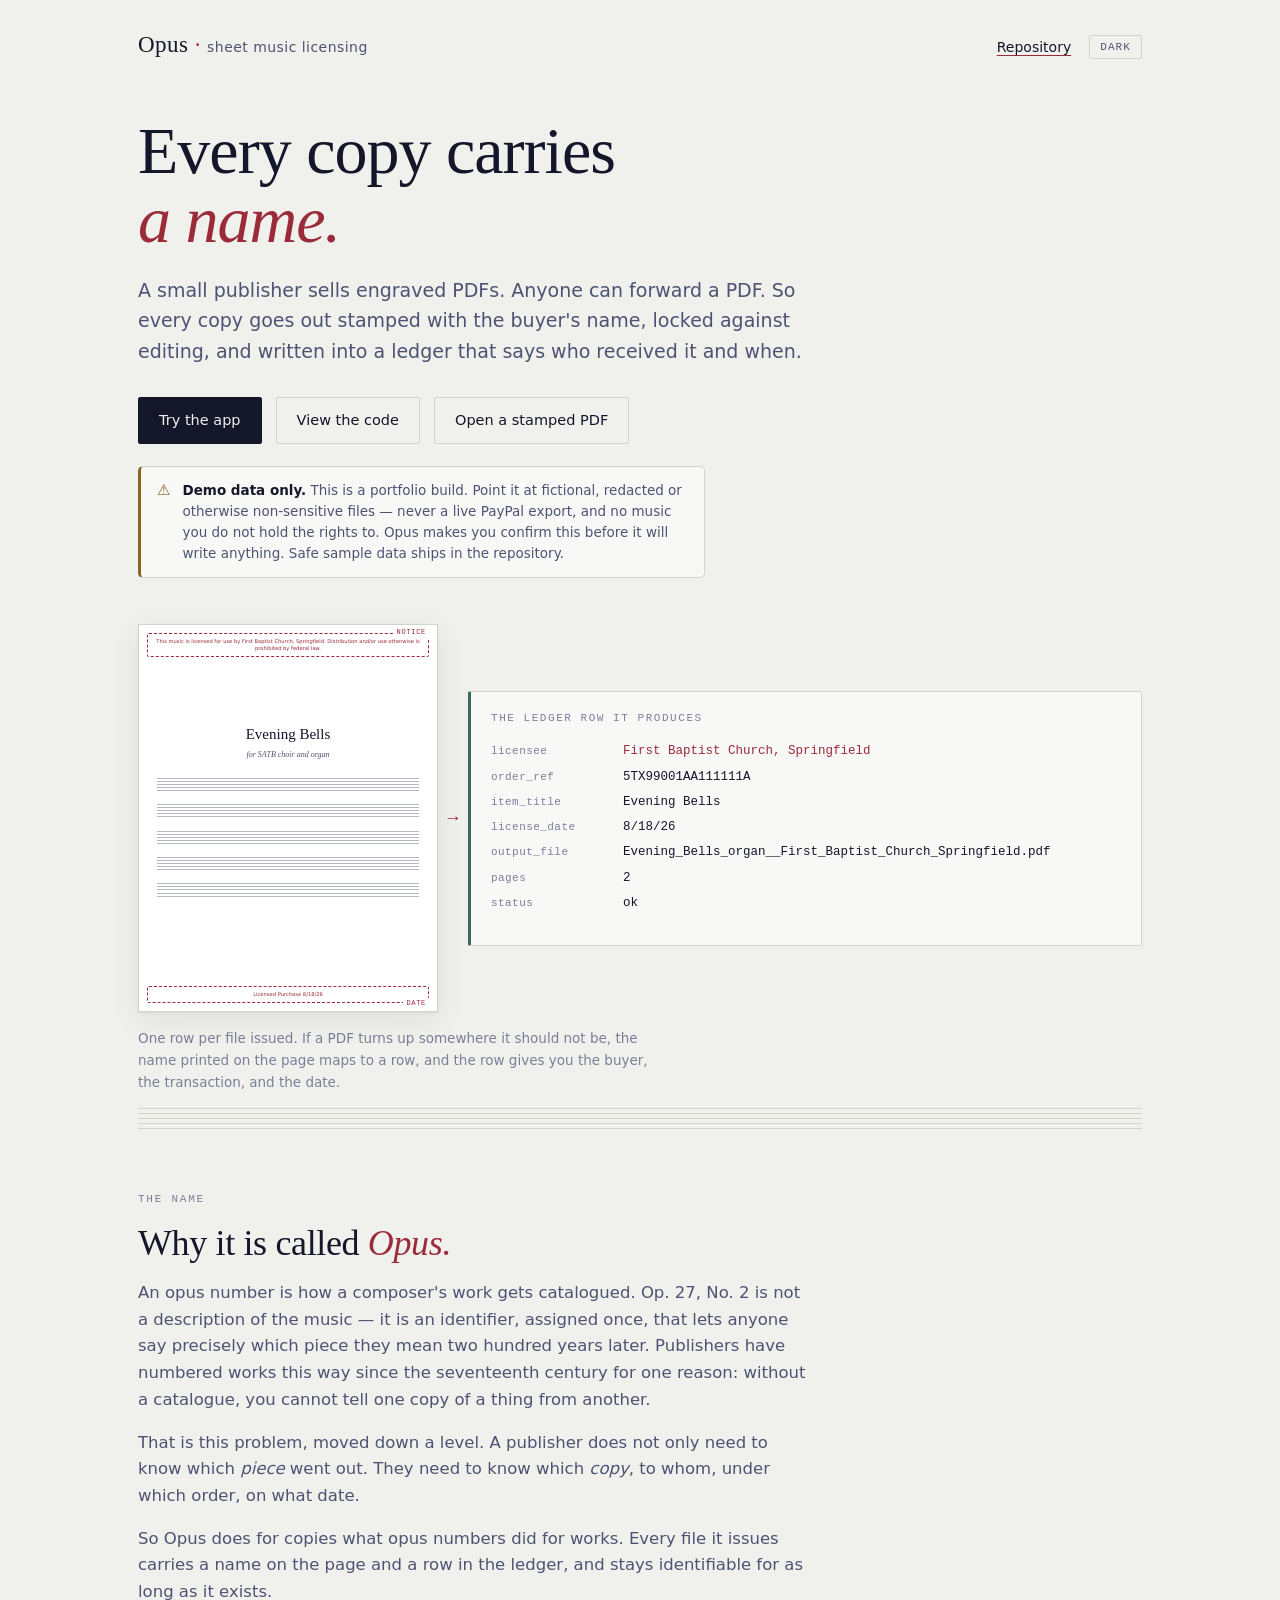
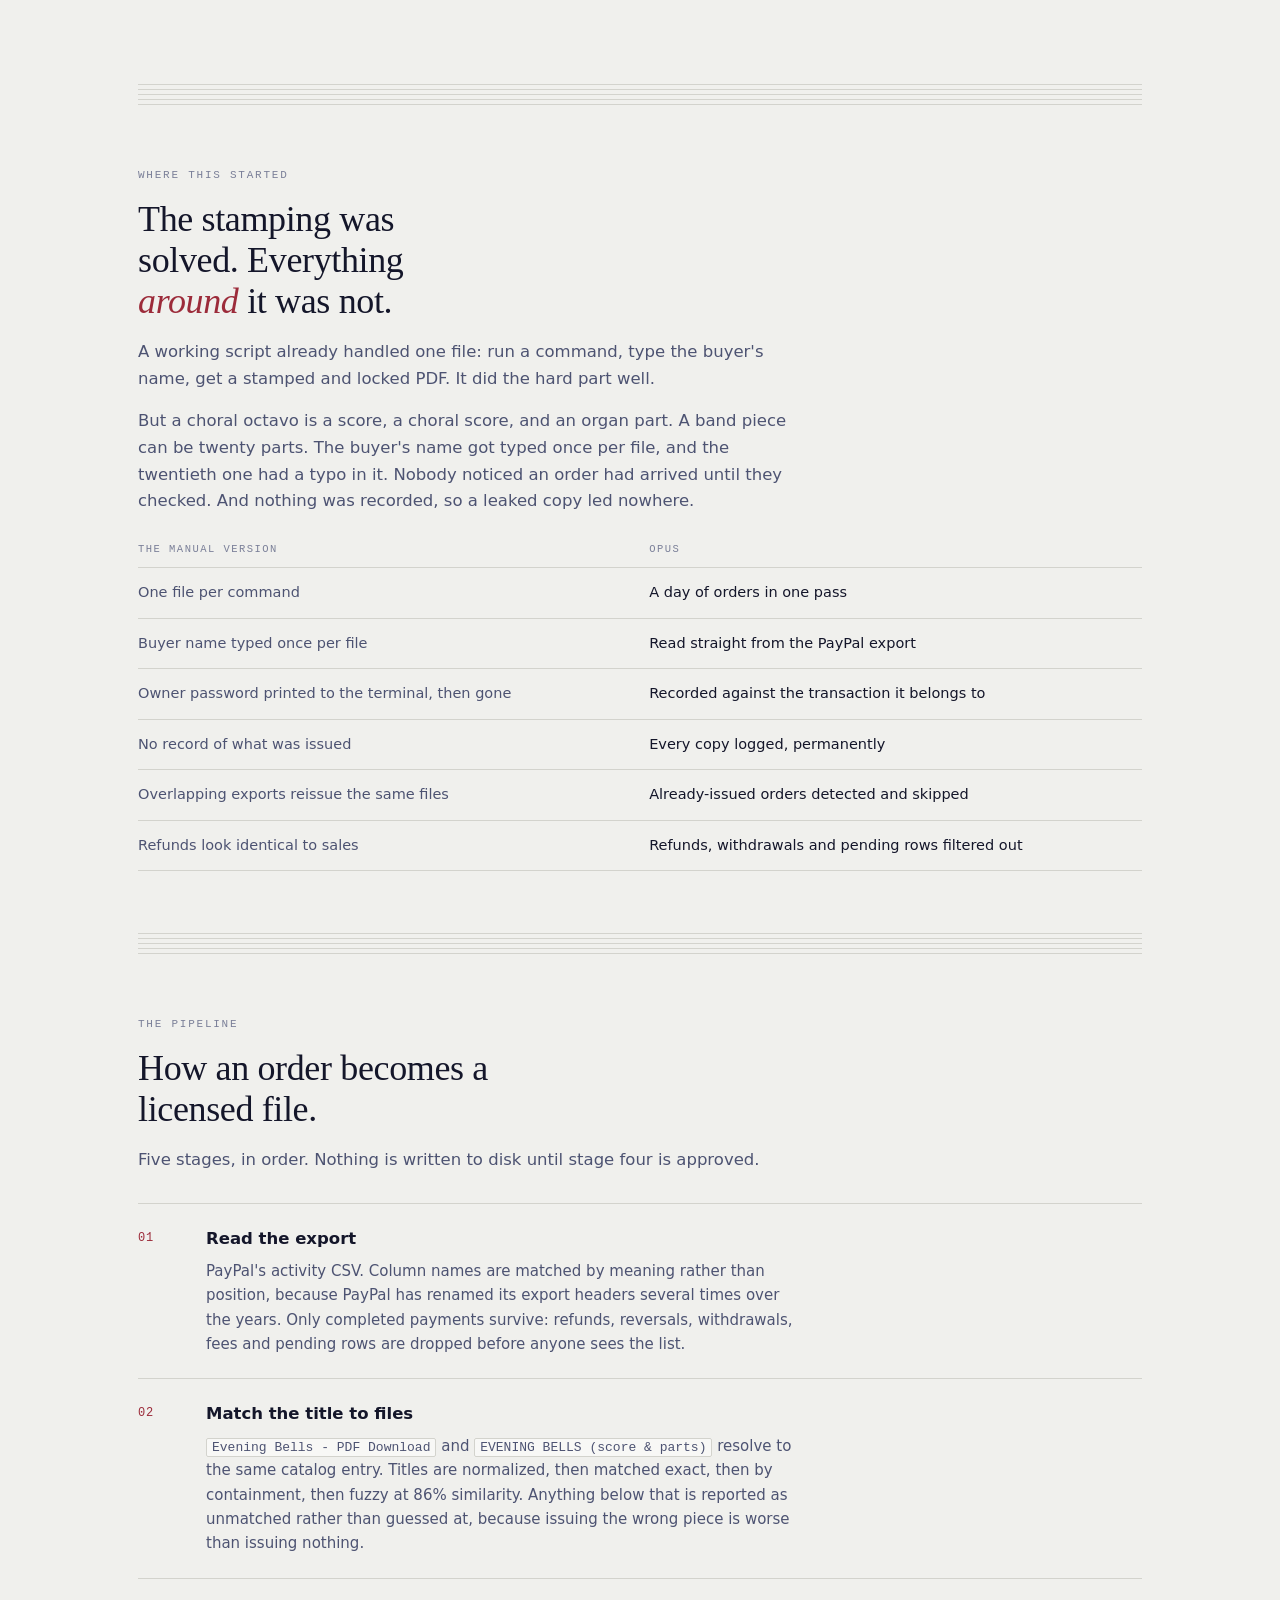
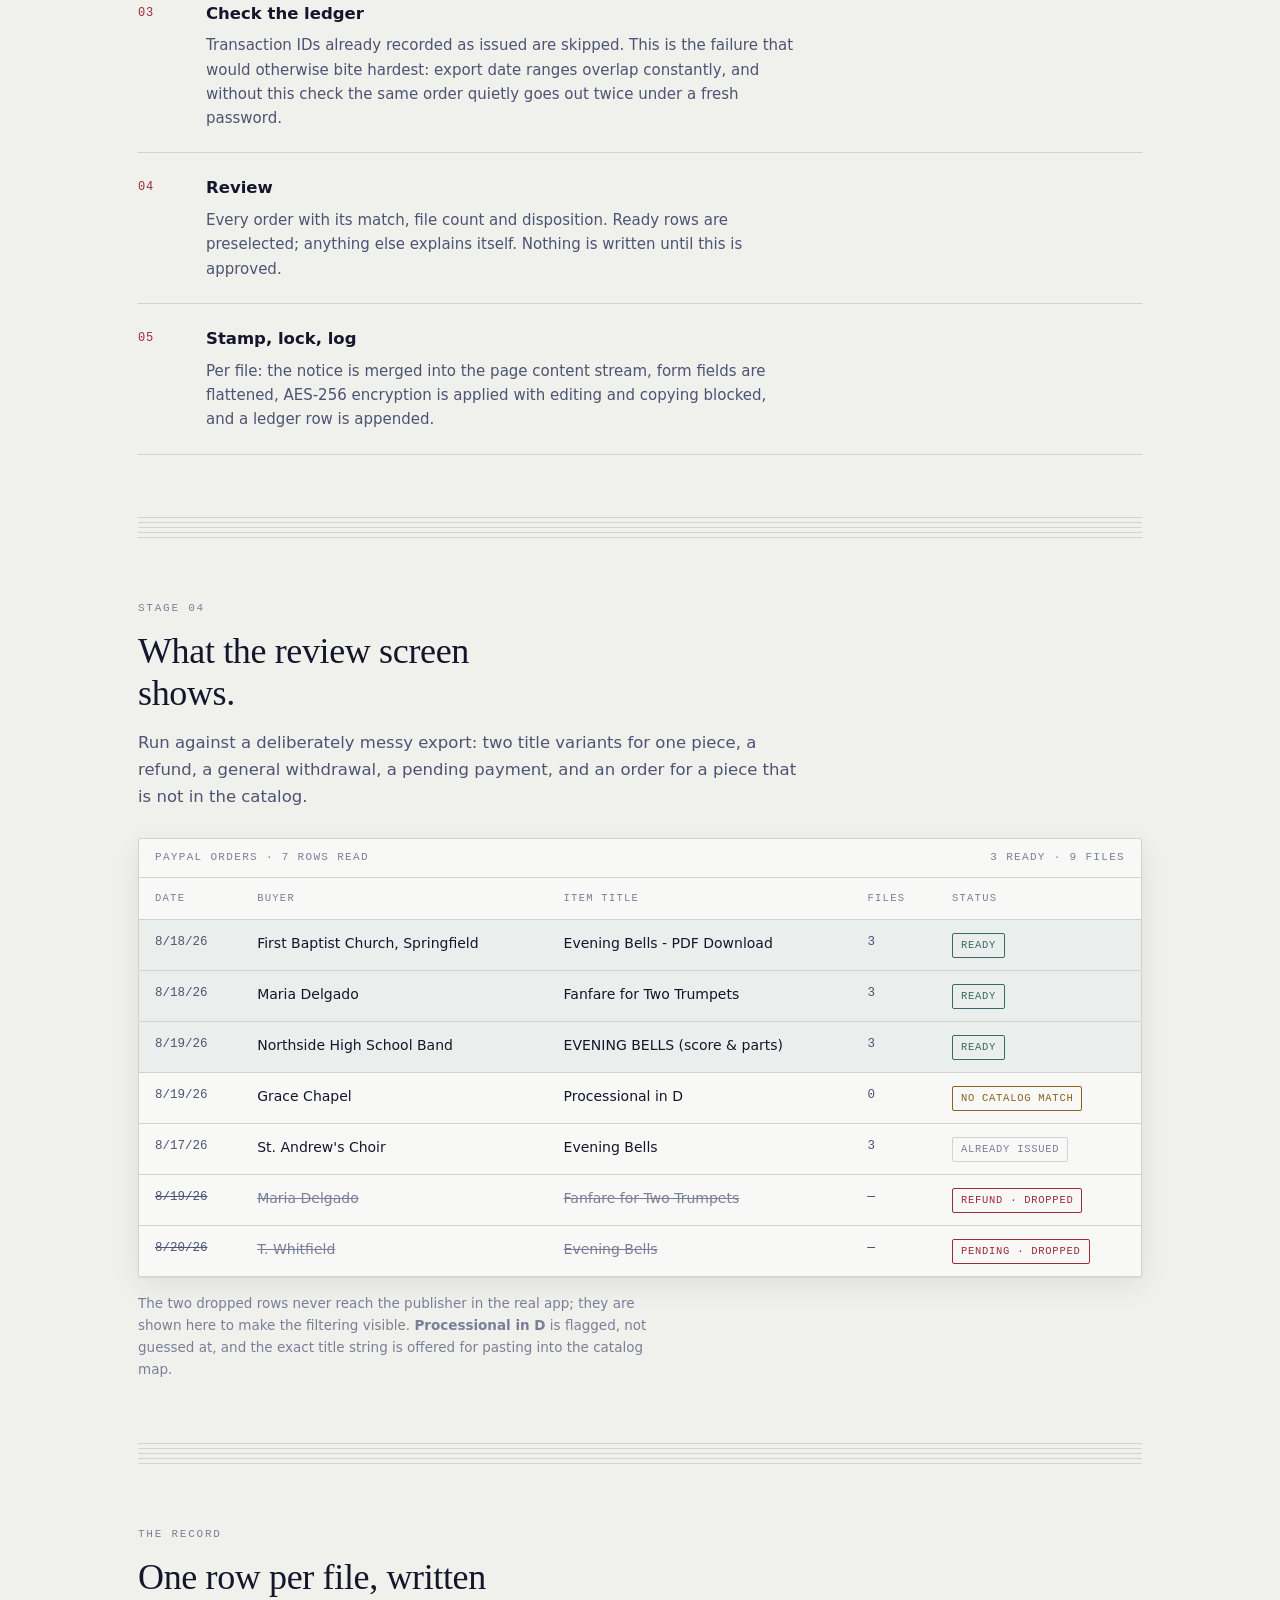
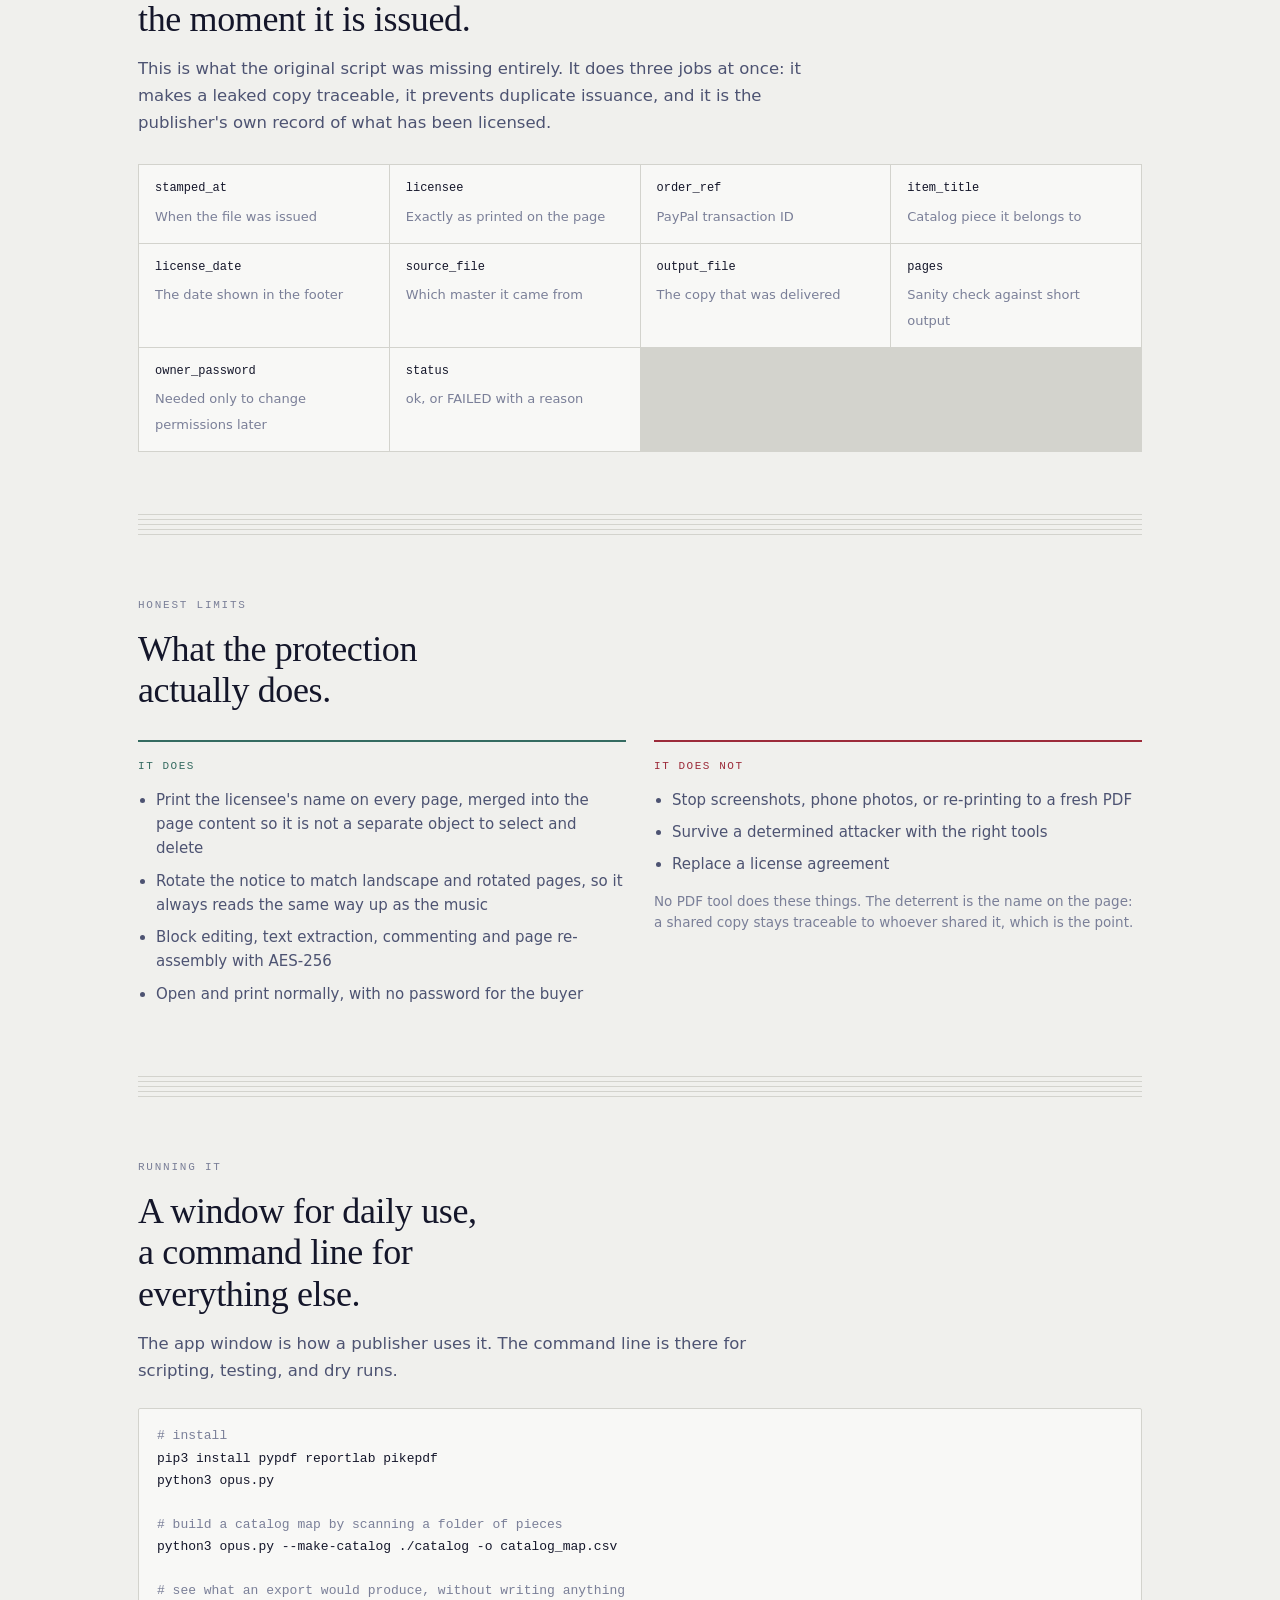
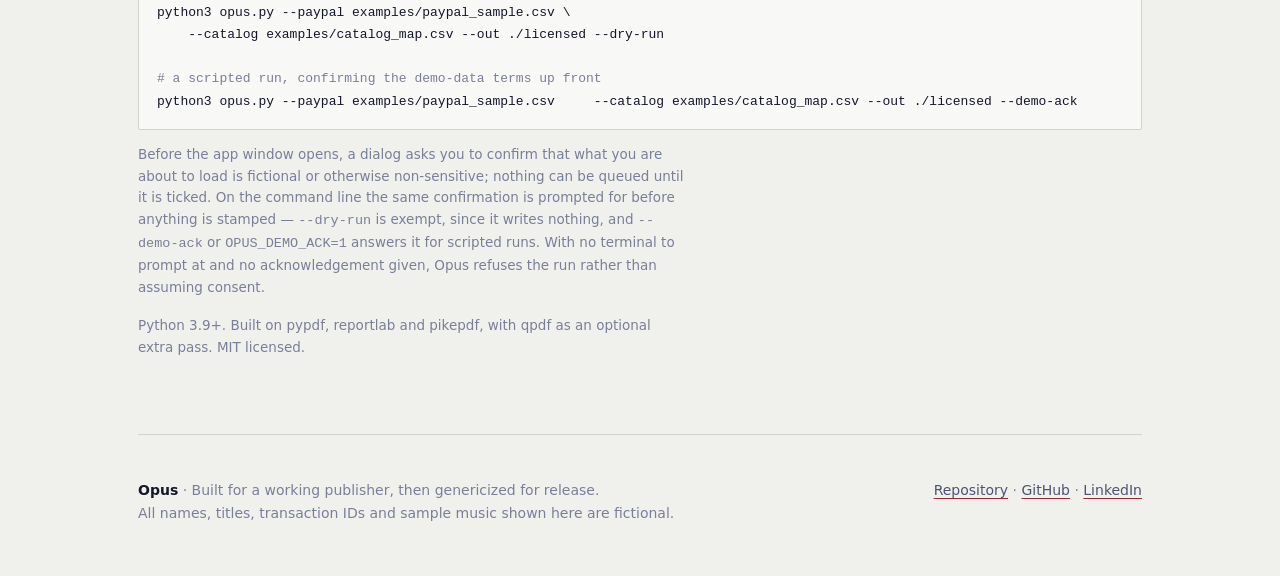
<file: docs/index.html>
<!DOCTYPE html>
<html lang="en">
<head>
<meta charset="utf-8">
<meta name="viewport" content="width=device-width, initial-scale=1">
<title>Opus · Licensing stamper for sheet music publishers</title>
<meta name="description" content="Stamps every page of a sheet music PDF with the buyer's name, locks the file, and records the copy in a permanent ledger.">
<style>
:root{
  --ink:#14162a;
  --ink-2:#4d5372;
  --ink-3:#7a7f98;
  --paper:#f0f0ed;
  --paper-2:#f8f8f6;
  --stamp:#9c2b3a;
  --verdigris:#356b61;
  --amber:#8a6320;
  --rule:#d3d3cd;
  --sheet:#ffffff;
  --shadow:0 1px 2px rgba(20,22,42,.06),0 8px 28px rgba(20,22,42,.08);
  --serif:"Iowan Old Style","Palatino Linotype",Palatino,"Book Antiqua",Georgia,serif;
  --sans:system-ui,-apple-system,"Segoe UI",Roboto,Helvetica,Arial,sans-serif;
  --mono:ui-monospace,"SF Mono",SFMono-Regular,"Cascadia Mono",Menlo,Consolas,monospace;
}
html[data-theme="dark"]{
  --ink:#e8e8ee; --ink-2:#a5abc4; --ink-3:#767c95;
  --paper:#0e1020; --paper-2:#171a2e;
  --stamp:#d4707c; --verdigris:#6fb3a5; --amber:#c99a4a;
  --rule:#2a2e46; --sheet:#1b1f34;
  --shadow:0 1px 2px rgba(0,0,0,.4),0 8px 28px rgba(0,0,0,.35);
}
*{box-sizing:border-box}
body{
  margin:0;background:var(--paper);color:var(--ink);
  font-family:var(--sans);font-size:16px;line-height:1.62;
  -webkit-font-smoothing:antialiased;
}
.wrap{max-width:1060px;margin:0 auto;padding:0 28px}
a{color:var(--ink);text-decoration-color:var(--stamp);text-underline-offset:3px}
a:hover{color:var(--stamp)}
:focus-visible{outline:2px solid var(--stamp);outline-offset:3px}

/* ---- staff-line divider: five hairlines, the thing on every page ---- */
.staff{margin:0;padding:6px 0}
.staff span{display:block;height:1px;background:var(--rule);margin-bottom:4px}
.staff span:last-child{margin-bottom:0}

.eyebrow{
  font-family:var(--mono);font-size:11px;letter-spacing:.16em;
  text-transform:uppercase;color:var(--ink-3);margin:0 0 14px
}

/* ---- masthead ---- */
header.top{padding:26px 0 0}
.top-row{display:flex;align-items:baseline;justify-content:space-between;gap:20px;flex-wrap:wrap}
.mark{font-family:var(--serif);font-size:23px;letter-spacing:.02em}
.mark b{font-weight:normal}
.mark i{font-style:normal;color:var(--stamp)}
.top-links{font-size:14px;color:var(--ink-2);display:flex;gap:18px;align-items:center}
.tbtn{
  font-family:var(--mono);font-size:11px;letter-spacing:.1em;text-transform:uppercase;
  background:none;border:1px solid var(--rule);color:var(--ink-2);
  padding:5px 10px;cursor:pointer;border-radius:2px
}
.tbtn:hover{border-color:var(--stamp);color:var(--stamp)}

/* ---- hero ---- */
.hero{padding:54px 0 8px}
h1{
  font-family:var(--serif);font-weight:normal;
  font-size:clamp(38px,6.2vw,66px);line-height:1.04;letter-spacing:-.015em;
  margin:0 0 20px;max-width:15ch
}
h1 em{font-style:italic;color:var(--stamp)}
.lede{font-size:19px;color:var(--ink-2);max-width:56ch;margin:0 0 30px}
.cta-row{display:flex;gap:14px;flex-wrap:wrap;margin-bottom:8px}
.cta{
  display:inline-block;padding:11px 20px;border-radius:2px;font-size:14.5px;
  text-decoration:none;border:1px solid var(--ink);background:var(--ink);color:var(--paper)
}
.cta:hover{background:var(--stamp);border-color:var(--stamp);color:#fff}
.cta.ghost{background:none;color:var(--ink);border-color:var(--rule)}
.cta.ghost:hover{border-color:var(--stamp);color:var(--stamp);background:none}

/* ---- signature: specimen page -> ledger row ---- */
.thesis{
  display:grid;grid-template-columns:minmax(0,300px) 30px minmax(0,1fr);
  gap:0;align-items:center;margin:46px 0 10px
}
.sheet{
  background:var(--sheet);border:1px solid var(--rule);box-shadow:var(--shadow);
  aspect-ratio:8.5/11;padding:16px 14px;position:relative;overflow:hidden
}
.zone{
  position:absolute;left:8px;right:8px;
  border:1px dashed var(--stamp);border-radius:2px;padding:4px 5px
}
.zone.t{top:8px}
.zone.b{bottom:8px}
.stamped{
  font-family:var(--sans);font-size:5.2px;line-height:1.35;
  color:var(--stamp);text-align:center;margin:0
}
.tag{
  position:absolute;right:-1px;font-family:var(--mono);font-size:7px;
  letter-spacing:.1em;text-transform:uppercase;color:var(--stamp);
  background:var(--sheet);padding:0 3px
}
.zone.t .tag{top:-7px}
.zone.b .tag{bottom:-7px}
.sheet-body{padding:26px 4px 30px;height:100%;display:flex;flex-direction:column;justify-content:center}
.sheet-title{font-family:var(--serif);font-size:15px;text-align:center;margin:0 0 2px}
.sheet-sub{font-family:var(--serif);font-style:italic;font-size:8px;text-align:center;color:var(--ink-2);margin:0 0 16px}
.sys{margin-bottom:11px}
.sys span{display:block;height:.7px;background:var(--ink-3);opacity:.55;margin-bottom:2.4px}
.arrow{
  display:flex;align-items:center;justify-content:center;
  font-family:var(--mono);color:var(--stamp);font-size:18px
}
.rowcard{
  background:var(--paper-2);border:1px solid var(--rule);border-left:3px solid var(--verdigris);
  padding:18px 20px;border-radius:2px
}
.rowcard h3{font-family:var(--mono);font-size:11px;letter-spacing:.14em;text-transform:uppercase;color:var(--ink-3);margin:0 0 14px;font-weight:normal}
.kv{display:grid;grid-template-columns:118px 1fr;gap:5px 14px;font-size:13.5px}
.kv dt{font-family:var(--mono);font-size:11px;color:var(--ink-3);letter-spacing:.04em;padding-top:2px}
.kv dd{margin:0;font-family:var(--mono);font-size:12.5px;word-break:break-word}
.kv dd.hl{color:var(--stamp)}
.caption{font-size:13.5px;color:var(--ink-3);max-width:62ch;margin:16px 0 0}

/* ---- sections ---- */
section{padding:56px 0}
h2{
  font-family:var(--serif);font-weight:normal;font-size:clamp(27px,3.4vw,36px);
  line-height:1.15;letter-spacing:-.01em;margin:0 0 16px;max-width:20ch
}
h2 em{font-style:italic;color:var(--stamp)}
.body{max-width:64ch;color:var(--ink-2);font-size:16.5px}
.body p{margin:0 0 16px}
.body strong{color:var(--ink);font-weight:600}

/* ---- before/after ---- */
.ba{width:100%;border-collapse:collapse;margin-top:26px;font-size:14.5px}
.ba th{
  text-align:left;font-family:var(--mono);font-size:10.5px;letter-spacing:.14em;
  text-transform:uppercase;color:var(--ink-3);font-weight:normal;
  padding:0 14px 9px 0;border-bottom:1px solid var(--rule)
}
.ba td{padding:13px 14px 13px 0;border-bottom:1px solid var(--rule);vertical-align:top;color:var(--ink-2)}
.ba td:last-child{color:var(--ink);padding-right:0}
.ba th:last-child{padding-right:0}

/* ---- steps: a real sequence, so numbers carry meaning ---- */
.steps{margin-top:30px;border-top:1px solid var(--rule)}
.step{
  display:grid;grid-template-columns:46px 1fr;gap:22px;
  padding:22px 0;border-bottom:1px solid var(--rule)
}
.num{
  font-family:var(--mono);font-size:12px;color:var(--stamp);
  letter-spacing:.06em;padding-top:3px
}
.step h3{font-size:16.5px;margin:0 0 6px;font-weight:600}
.step p{margin:0;color:var(--ink-2);font-size:15px;max-width:62ch}
.step code{font-family:var(--mono);font-size:13px;background:var(--paper-2);padding:1px 5px;border:1px solid var(--rule);border-radius:2px}

/* ---- review table ---- */
.panel{
  background:var(--paper-2);border:1px solid var(--rule);border-radius:2px;
  box-shadow:var(--shadow);margin-top:28px;overflow:hidden
}
.panel-bar{
  padding:10px 16px;border-bottom:1px solid var(--rule);
  font-family:var(--mono);font-size:11px;letter-spacing:.12em;
  text-transform:uppercase;color:var(--ink-3);display:flex;justify-content:space-between;gap:12px;flex-wrap:wrap
}
.scroll{overflow-x:auto}
.rev{width:100%;border-collapse:collapse;font-size:14px;min-width:660px}
.rev th{
  text-align:left;font-family:var(--mono);font-size:10.5px;letter-spacing:.12em;
  text-transform:uppercase;color:var(--ink-3);font-weight:normal;
  padding:12px 16px;border-bottom:1px solid var(--rule);white-space:nowrap
}
.rev td{padding:12px 16px;border-bottom:1px solid var(--rule);vertical-align:top}
.rev tr:last-child td{border-bottom:0}
.rev .m{font-family:var(--mono);font-size:12.5px;color:var(--ink-2);white-space:nowrap}
.rev tr.on{background:rgba(53,107,97,.07)}
.pill{
  display:inline-block;font-family:var(--mono);font-size:10.5px;letter-spacing:.07em;
  text-transform:uppercase;padding:3px 8px;border-radius:2px;border:1px solid;white-space:nowrap
}
.p-ready{color:var(--verdigris);border-color:var(--verdigris)}
.p-done{color:var(--ink-3);border-color:var(--rule)}
.p-warn{color:var(--amber);border-color:var(--amber)}
.p-drop{color:var(--stamp);border-color:var(--stamp)}
.strike{text-decoration:line-through;color:var(--ink-3)}

/* ---- schema ---- */
.schema{
  display:grid;grid-template-columns:repeat(auto-fill,minmax(210px,1fr));
  gap:1px;background:var(--rule);border:1px solid var(--rule);margin-top:28px
}
.field{background:var(--paper-2);padding:14px 16px}
.field b{display:block;font-family:var(--mono);font-size:12px;color:var(--ink);font-weight:normal;margin-bottom:4px}
.field span{font-size:13px;color:var(--ink-3);line-height:1.5}

/* ---- does / doesn't ---- */
.cols{display:grid;grid-template-columns:repeat(auto-fit,minmax(280px,1fr));gap:28px;margin-top:28px}
.card{border-top:2px solid var(--verdigris);padding-top:16px}
.card.no{border-top-color:var(--stamp)}
.card h3{font-family:var(--mono);font-size:11px;letter-spacing:.14em;text-transform:uppercase;margin:0 0 12px;font-weight:normal;color:var(--verdigris)}
.card.no h3{color:var(--stamp)}
.card ul{margin:0;padding-left:18px;color:var(--ink-2);font-size:15px}
.card li{margin-bottom:8px}

/* ---- code ---- */
pre{
  background:var(--paper-2);border:1px solid var(--rule);border-radius:2px;
  padding:16px 18px;overflow-x:auto;font-family:var(--mono);font-size:13px;
  line-height:1.7;color:var(--ink);margin:24px 0 0
}
pre .c{color:var(--ink-3)}

/* ---- footer ---- */
footer{padding:44px 0 60px;border-top:1px solid var(--rule);margin-top:20px}
.foot{display:flex;justify-content:space-between;gap:20px;flex-wrap:wrap;font-size:14px;color:var(--ink-3)}
.foot a{color:var(--ink-2)}
.note{font-size:13.5px;color:var(--ink-3);margin-top:14px;max-width:64ch}
.demo-note{display:flex;gap:12px;align-items:flex-start;max-width:66ch;
  margin:22px 0 4px;padding:13px 16px;border:1px solid var(--rule);
  border-left:3px solid var(--amber);border-radius:5px;
  background:var(--paper-2);font-family:var(--sans);font-size:13.5px;
  line-height:1.55;color:var(--ink-2)}
.demo-note b{color:var(--ink);font-weight:600}
.demo-note .dn-ico{flex:0 0 auto;font-size:15px;line-height:1.4;color:var(--amber)}

@media (max-width:760px){
  .thesis{grid-template-columns:1fr;gap:0}
  .sheet{max-width:290px;margin:0 auto}
  .arrow{padding:18px 0;transform:rotate(90deg)}
  .kv{grid-template-columns:1fr;gap:2px 0}
  .kv dt{padding-top:8px}
}
@media (prefers-reduced-motion:reduce){*{animation:none!important;transition:none!important}}
</style>
</head>
<body>

<div class="wrap">

<header class="top">
  <div class="top-row">
    <div class="mark"><b>Opus</b> <i>·</i> <span style="font-size:14px;font-family:var(--sans);color:var(--ink-2)">sheet music licensing</span></div>
    <div class="top-links">
      <a href="https://github.com/integratorjeffj/opus">Repository</a>
      <button class="tbtn" id="theme" type="button">Dark</button>
    </div>
  </div>
</header>

<div class="hero">
  <h1>Every copy carries <em>a name.</em></h1>
  <p class="lede">A small publisher sells engraved PDFs. Anyone can forward a PDF. So every copy goes out stamped with the buyer's name, locked against editing, and written into a ledger that says who received it and when.</p>
  <div class="cta-row">
    <a class="cta" href="demo/">Try the app</a>
    <a class="cta ghost" href="https://github.com/integratorjeffj/opus">View the code</a>
    <a class="cta ghost" href="https://github.com/integratorjeffj/opus/tree/main/samples/licensed">Open a stamped PDF</a>
  </div>

  <p class="demo-note">
    <span class="dn-ico" aria-hidden="true">&#9888;</span>
    <span><b>Demo data only.</b> This is a portfolio build. Point it at fictional,
    redacted or otherwise non-sensitive files &mdash; never a live PayPal export,
    and no music you do not hold the rights to. Opus makes you confirm this
    before it will write anything. Safe sample data ships in the repository.</span>
  </p>

  <div class="thesis">
    <div class="sheet">
      <div class="zone t">
        <span class="tag">Notice</span>
        <p class="stamped">This music is licensed for use by First Baptist Church, Springfield. Distribution and/or use otherwise is prohibited by federal law.</p>
      </div>
      <div class="sheet-body">
        <p class="sheet-title">Evening Bells</p>
        <p class="sheet-sub">for SATB choir and organ</p>
        <div class="sys"><span></span><span></span><span></span><span></span><span></span></div>
        <div class="sys"><span></span><span></span><span></span><span></span><span></span></div>
        <div class="sys"><span></span><span></span><span></span><span></span><span></span></div>
        <div class="sys"><span></span><span></span><span></span><span></span><span></span></div>
        <div class="sys"><span></span><span></span><span></span><span></span><span></span></div>
      </div>
      <div class="zone b">
        <span class="tag">Date</span>
        <p class="stamped">Licensed Purchase 8/18/26</p>
      </div>
    </div>

    <div class="arrow">&rarr;</div>

    <div class="rowcard">
      <h3>The ledger row it produces</h3>
      <dl class="kv">
        <dt>licensee</dt><dd class="hl">First Baptist Church, Springfield</dd>
        <dt>order_ref</dt><dd>5TX99001AA111111A</dd>
        <dt>item_title</dt><dd>Evening Bells</dd>
        <dt>license_date</dt><dd>8/18/26</dd>
        <dt>output_file</dt><dd>Evening_Bells_organ__First_Baptist_Church_Springfield.pdf</dd>
        <dt>pages</dt><dd>2</dd>
        <dt>status</dt><dd>ok</dd>
      </dl>
    </div>
  </div>
  <p class="caption">One row per file issued. If a PDF turns up somewhere it should not be, the name printed on the page maps to a row, and the row gives you the buyer, the transaction, and the date.</p>
</div>

<div class="staff" role="separator" aria-hidden="true"><span></span><span></span><span></span><span></span><span></span></div>

<section>
  <p class="eyebrow">The name</p>
  <h2>Why it is called <em>Opus.</em></h2>
  <div class="body">
    <p>An opus number is how a composer's work gets catalogued. Op. 27, No. 2 is not a description of the music &mdash; it is an identifier, assigned once, that lets anyone say precisely which piece they mean two hundred years later. Publishers have numbered works this way since the seventeenth century for one reason: without a catalogue, you cannot tell one copy of a thing from another.</p>
    <p>That is this problem, moved down a level. A publisher does not only need to know which <em>piece</em> went out. They need to know which <em>copy</em>, to whom, under which order, on what date.</p>
    <p>So Opus does for copies what opus numbers did for works. Every file it issues carries a name on the page and a row in the ledger, and stays identifiable for as long as it exists.</p>
  </div>
</section>

<div class="staff" role="separator" aria-hidden="true"><span></span><span></span><span></span><span></span><span></span></div>

<section>
  <p class="eyebrow">Where this started</p>
  <h2>The stamping was solved. Everything <em>around</em> it was not.</h2>
  <div class="body">
    <p>A working script already handled one file: run a command, type the buyer's name, get a stamped and locked PDF. It did the hard part well.</p>
    <p>But a choral octavo is a score, a choral score, and an organ part. A band piece can be twenty parts. The buyer's name got typed once per file, and the twentieth one had a typo in it. Nobody noticed an order had arrived until they checked. And nothing was recorded, so a leaked copy led nowhere.</p>
  </div>

  <table class="ba">
    <thead><tr><th>The manual version</th><th>Opus</th></tr></thead>
    <tbody>
      <tr><td>One file per command</td><td>A day of orders in one pass</td></tr>
      <tr><td>Buyer name typed once per file</td><td>Read straight from the PayPal export</td></tr>
      <tr><td>Owner password printed to the terminal, then gone</td><td>Recorded against the transaction it belongs to</td></tr>
      <tr><td>No record of what was issued</td><td>Every copy logged, permanently</td></tr>
      <tr><td>Overlapping exports reissue the same files</td><td>Already-issued orders detected and skipped</td></tr>
      <tr><td>Refunds look identical to sales</td><td>Refunds, withdrawals and pending rows filtered out</td></tr>
    </tbody>
  </table>
</section>

<div class="staff" role="separator" aria-hidden="true"><span></span><span></span><span></span><span></span><span></span></div>

<section>
  <p class="eyebrow">The pipeline</p>
  <h2>How an order becomes a licensed file.</h2>
  <div class="body"><p>Five stages, in order. Nothing is written to disk until stage four is approved.</p></div>

  <div class="steps">
    <div class="step">
      <div class="num">01</div>
      <div>
        <h3>Read the export</h3>
        <p>PayPal's activity CSV. Column names are matched by meaning rather than position, because PayPal has renamed its export headers several times over the years. Only completed payments survive: refunds, reversals, withdrawals, fees and pending rows are dropped before anyone sees the list.</p>
      </div>
    </div>
    <div class="step">
      <div class="num">02</div>
      <div>
        <h3>Match the title to files</h3>
        <p><code>Evening Bells - PDF Download</code> and <code>EVENING BELLS (score &amp; parts)</code> resolve to the same catalog entry. Titles are normalized, then matched exact, then by containment, then fuzzy at 86% similarity. Anything below that is reported as unmatched rather than guessed at, because issuing the wrong piece is worse than issuing nothing.</p>
      </div>
    </div>
    <div class="step">
      <div class="num">03</div>
      <div>
        <h3>Check the ledger</h3>
        <p>Transaction IDs already recorded as issued are skipped. This is the failure that would otherwise bite hardest: export date ranges overlap constantly, and without this check the same order quietly goes out twice under a fresh password.</p>
      </div>
    </div>
    <div class="step">
      <div class="num">04</div>
      <div>
        <h3>Review</h3>
        <p>Every order with its match, file count and disposition. Ready rows are preselected; anything else explains itself. Nothing is written until this is approved.</p>
      </div>
    </div>
    <div class="step">
      <div class="num">05</div>
      <div>
        <h3>Stamp, lock, log</h3>
        <p>Per file: the notice is merged into the page content stream, form fields are flattened, AES-256 encryption is applied with editing and copying blocked, and a ledger row is appended.</p>
      </div>
    </div>
  </div>
</section>

<div class="staff" role="separator" aria-hidden="true"><span></span><span></span><span></span><span></span><span></span></div>

<section>
  <p class="eyebrow">Stage 04</p>
  <h2>What the review screen shows.</h2>
  <div class="body"><p>Run against a deliberately messy export: two title variants for one piece, a refund, a general withdrawal, a pending payment, and an order for a piece that is not in the catalog.</p></div>

  <div class="panel">
    <div class="panel-bar"><span>PayPal orders · 7 rows read</span><span>3 ready · 9 files</span></div>
    <div class="scroll">
    <table class="rev">
      <thead>
        <tr><th>Date</th><th>Buyer</th><th>Item title</th><th>Files</th><th>Status</th></tr>
      </thead>
      <tbody>
        <tr class="on"><td class="m">8/18/26</td><td>First Baptist Church, Springfield</td><td>Evening Bells - PDF Download</td><td class="m">3</td><td><span class="pill p-ready">Ready</span></td></tr>
        <tr class="on"><td class="m">8/18/26</td><td>Maria Delgado</td><td>Fanfare for Two Trumpets</td><td class="m">3</td><td><span class="pill p-ready">Ready</span></td></tr>
        <tr class="on"><td class="m">8/19/26</td><td>Northside High School Band</td><td>EVENING BELLS (score &amp; parts)</td><td class="m">3</td><td><span class="pill p-ready">Ready</span></td></tr>
        <tr><td class="m">8/19/26</td><td>Grace Chapel</td><td>Processional in D</td><td class="m">0</td><td><span class="pill p-warn">No catalog match</span></td></tr>
        <tr><td class="m">8/17/26</td><td>St. Andrew's Choir</td><td>Evening Bells</td><td class="m">3</td><td><span class="pill p-done">Already issued</span></td></tr>
        <tr><td class="m strike">8/19/26</td><td class="strike">Maria Delgado</td><td class="strike">Fanfare for Two Trumpets</td><td class="m strike">&mdash;</td><td><span class="pill p-drop">Refund · dropped</span></td></tr>
        <tr><td class="m strike">8/20/26</td><td class="strike">T. Whitfield</td><td class="strike">Evening Bells</td><td class="m strike">&mdash;</td><td><span class="pill p-drop">Pending · dropped</span></td></tr>
      </tbody>
    </table>
    </div>
  </div>
  <p class="caption">The two dropped rows never reach the publisher in the real app; they are shown here to make the filtering visible. <strong>Processional in D</strong> is flagged, not guessed at, and the exact title string is offered for pasting into the catalog map.</p>
</section>

<div class="staff" role="separator" aria-hidden="true"><span></span><span></span><span></span><span></span><span></span></div>

<section>
  <p class="eyebrow">The record</p>
  <h2>One row per file, written the moment it is issued.</h2>
  <div class="body"><p>This is what the original script was missing entirely. It does three jobs at once: it makes a leaked copy traceable, it prevents duplicate issuance, and it is the publisher's own record of what has been licensed.</p></div>

  <div class="schema">
    <div class="field"><b>stamped_at</b><span>When the file was issued</span></div>
    <div class="field"><b>licensee</b><span>Exactly as printed on the page</span></div>
    <div class="field"><b>order_ref</b><span>PayPal transaction ID</span></div>
    <div class="field"><b>item_title</b><span>Catalog piece it belongs to</span></div>
    <div class="field"><b>license_date</b><span>The date shown in the footer</span></div>
    <div class="field"><b>source_file</b><span>Which master it came from</span></div>
    <div class="field"><b>output_file</b><span>The copy that was delivered</span></div>
    <div class="field"><b>pages</b><span>Sanity check against short output</span></div>
    <div class="field"><b>owner_password</b><span>Needed only to change permissions later</span></div>
    <div class="field"><b>status</b><span>ok, or FAILED with a reason</span></div>
  </div>
</section>

<div class="staff" role="separator" aria-hidden="true"><span></span><span></span><span></span><span></span><span></span></div>

<section>
  <p class="eyebrow">Honest limits</p>
  <h2>What the protection actually does.</h2>
  <div class="cols">
    <div class="card">
      <h3>It does</h3>
      <ul>
        <li>Print the licensee's name on every page, merged into the page content so it is not a separate object to select and delete</li>
        <li>Rotate the notice to match landscape and rotated pages, so it always reads the same way up as the music</li>
        <li>Block editing, text extraction, commenting and page re-assembly with AES-256</li>
        <li>Open and print normally, with no password for the buyer</li>
      </ul>
    </div>
    <div class="card no">
      <h3>It does not</h3>
      <ul>
        <li>Stop screenshots, phone photos, or re-printing to a fresh PDF</li>
        <li>Survive a determined attacker with the right tools</li>
        <li>Replace a license agreement</li>
      </ul>
      <p class="note">No PDF tool does these things. The deterrent is the name on the page: a shared copy stays traceable to whoever shared it, which is the point.</p>
    </div>
  </div>
</section>

<div class="staff" role="separator" aria-hidden="true"><span></span><span></span><span></span><span></span><span></span></div>

<section>
  <p class="eyebrow">Running it</p>
  <h2>A window for daily use, a command line for everything else.</h2>
  <div class="body"><p>The app window is how a publisher uses it. The command line is there for scripting, testing, and dry runs.</p></div>
<pre><span class="c"># install</span>
pip3 install pypdf reportlab pikepdf
python3 opus.py

<span class="c"># build a catalog map by scanning a folder of pieces</span>
python3 opus.py --make-catalog ./catalog -o catalog_map.csv

<span class="c"># see what an export would produce, without writing anything</span>
python3 opus.py --paypal examples/paypal_sample.csv \
    --catalog examples/catalog_map.csv --out ./licensed --dry-run

<span class="c"># a scripted run, confirming the demo-data terms up front</span>
python3 opus.py --paypal examples/paypal_sample.csv     --catalog examples/catalog_map.csv --out ./licensed --demo-ack</pre>
  <p class="note">Before the app window opens, a dialog asks you to confirm that what you are about to load is fictional or otherwise non-sensitive; nothing can be queued until it is ticked. On the command line the same confirmation is prompted for before anything is stamped &mdash; <code>--dry-run</code> is exempt, since it writes nothing, and <code>--demo-ack</code> or <code>OPUS_DEMO_ACK=1</code> answers it for scripted runs. With no terminal to prompt at and no acknowledgement given, Opus refuses the run rather than assuming consent.</p>
  <p class="caption">Python 3.9+. Built on pypdf, reportlab and pikepdf, with qpdf as an optional extra pass. MIT licensed.</p>
</section>

<footer>
  <div class="foot">
    <div>
      <strong style="color:var(--ink)">Opus</strong> · Built for a working publisher, then genericized for release.<br>
      All names, titles, transaction IDs and sample music shown here are fictional.
    </div>
    <div>
      <a href="https://github.com/integratorjeffj/opus">Repository</a> ·
      <a href="https://github.com/integratorjeffj">GitHub</a> ·
      <a href="https://www.linkedin.com/in/jeffjenkins3418">LinkedIn</a>
    </div>
  </div>
</footer>

</div>

<script>
(function(){
  var btn=document.getElementById('theme'),root=document.documentElement;
  function set(t){root.setAttribute('data-theme',t);btn.textContent=(t==='dark')?'Light':'Dark';
    try{localStorage.setItem('opus-theme',t)}catch(e){}}
  var saved=null;try{saved=localStorage.getItem('opus-theme')}catch(e){}
  set(saved||'light');
  btn.addEventListener('click',function(){
    set(root.getAttribute('data-theme')==='dark'?'light':'dark');});
})();
</script>
</body>
</html>
</file>
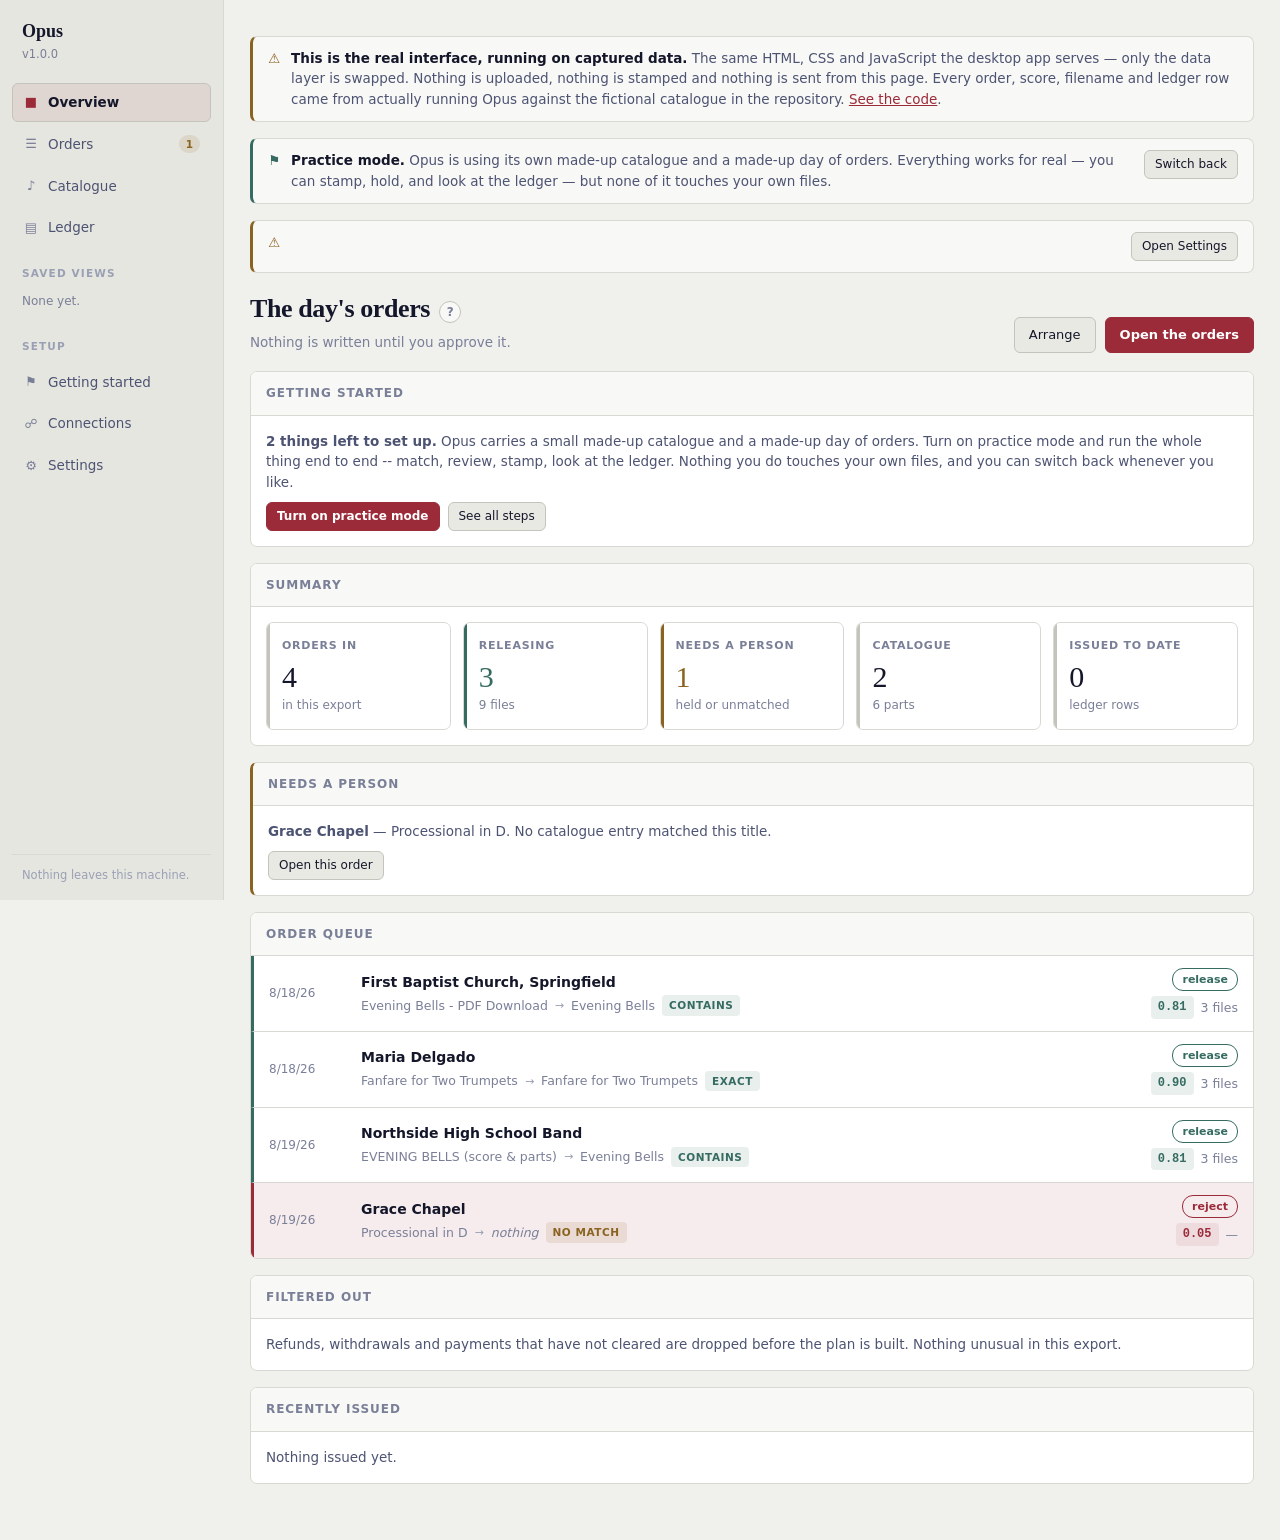
<file: docs/demo/index.html>
<!doctype html>
<html lang="en">
<head>
<meta charset="utf-8">
<meta name="viewport" content="width=device-width, initial-scale=1">
<title>Opus · Licensing desk</title>
<meta name="description" content="The Opus interface, running on captured data: a day of sheet music orders matched, scored, stamped and logged.">
<style>
/* ===========================================================================
   Opus — the licensing desk.

   Same tokens as the landing page and the published demo: this is one product
   and the palette is brand identity, not implementation. Semantic colour
   (ready / attention / issued) stays separate from the stamp-red accent so
   state reads on its own.

   Density is a user setting, so spacing is driven by --gap and --pad rather
   than by literals.
   ======================================================================== */
:root{
  --ink:#14162a; --ink-2:#4d5372; --ink-3:#7a7f98; --ink-4:#9aa0b4;
  --paper:#f0f0ed; --raise:#f8f8f6; --sunk:#e9e9e4; --sheet:#ffffff;
  --rail:#e6e6e0;
  --stamp:#9c2b3a; --stamp-soft:rgba(156,43,58,.09);
  --verdigris:#356b61; --verdigris-soft:rgba(53,107,97,.11);
  --amber:#8a6320; --amber-soft:rgba(138,99,32,.12);
  --rule:#d9d9d3; --rule-2:#c4c4bc;
  --serif:"Iowan Old Style","Palatino Linotype",Palatino,"Book Antiqua",Georgia,serif;
  --sans:system-ui,-apple-system,"Segoe UI",Roboto,Helvetica,Arial,sans-serif;
  --mono:ui-monospace,"SF Mono",SFMono-Regular,"Cascadia Mono",Menlo,Consolas,monospace;
  --shadow:0 1px 2px rgba(20,22,42,.05),0 12px 32px rgba(20,22,42,.09);
  --shadow-lg:0 24px 60px rgba(20,22,42,.20);
  --r:7px; --gap:16px; --pad:15px; --row:12px;
}
@media (prefers-color-scheme:dark){
  :root:not([data-theme="light"]){
    --ink:#e9e9ef; --ink-2:#a8aec6; --ink-3:#7b8199; --ink-4:#666c85;
    --paper:#0d0f1e; --raise:#161930; --sunk:#1d2138; --sheet:#1a1e33;
    --rail:#131629;
    --stamp:#d4707c; --stamp-soft:rgba(212,112,124,.13);
    --verdigris:#6fb3a5; --verdigris-soft:rgba(111,179,165,.14);
    --amber:#c99a4a; --amber-soft:rgba(201,154,74,.15);
    --rule:#282c44; --rule-2:#373c58;
    --shadow:0 1px 2px rgba(0,0,0,.45),0 12px 32px rgba(0,0,0,.4);
    --shadow-lg:0 24px 60px rgba(0,0,0,.6);
  }
}
:root[data-theme="dark"]{
  --ink:#e9e9ef; --ink-2:#a8aec6; --ink-3:#7b8199; --ink-4:#666c85;
  --paper:#0d0f1e; --raise:#161930; --sunk:#1d2138; --sheet:#1a1e33;
  --rail:#131629;
  --stamp:#d4707c; --stamp-soft:rgba(212,112,124,.13);
  --verdigris:#6fb3a5; --verdigris-soft:rgba(111,179,165,.14);
  --amber:#c99a4a; --amber-soft:rgba(201,154,74,.15);
  --rule:#282c44; --rule-2:#373c58;
  --shadow:0 1px 2px rgba(0,0,0,.45),0 12px 32px rgba(0,0,0,.4);
  --shadow-lg:0 24px 60px rgba(0,0,0,.6);
}
:root[data-density="compact"]{ --gap:11px; --pad:11px; --row:8px; }
:root[data-density="roomy"]{ --gap:22px; --pad:20px; --row:16px; }

*{box-sizing:border-box}
html,body{margin:0;padding:0;height:100%}
body{
  background:var(--paper);color:var(--ink);
  font-family:var(--sans);font-size:15px;line-height:1.55;
  -webkit-font-smoothing:antialiased;
}
a{color:var(--stamp)}
button{appearance:none;font:inherit;cursor:pointer}
:focus-visible{outline:2px solid var(--stamp);outline-offset:2px;border-radius:4px}
.num{font-variant-numeric:tabular-nums}
.mono{font-family:var(--mono);font-size:12px}
.hide{display:none !important}
.skip{position:absolute;left:-9999px;top:0;background:var(--stamp);color:#fff;
  padding:9px 15px;border-radius:0 0 6px 0;z-index:100}
.skip:focus{left:0}

/* ---------------- shell ---------------- */
.shell{display:grid;grid-template-columns:224px 1fr;min-height:100vh}
.side{
  background:var(--rail);border-right:1px solid var(--rule);
  padding:16px 12px;display:flex;flex-direction:column;gap:3px;
  position:sticky;top:0;height:100vh;overflow:auto;
}
.brand{padding:2px 10px 16px}
.brand .n{font-family:var(--serif);font-size:18px;font-weight:700}
.brand .v{font-size:11.5px;color:var(--ink-3)}
.navlbl{font-size:10.5px;letter-spacing:.11em;text-transform:uppercase;
  color:var(--ink-4);padding:15px 10px 5px;font-weight:600}
.nav{
  display:flex;align-items:center;gap:9px;width:100%;text-align:left;
  background:none;border:1px solid transparent;border-radius:6px;
  padding:8px 10px;color:var(--ink-2);font-size:13.5px;
}
.nav:hover{background:var(--sunk);color:var(--ink)}
.nav[aria-current="true"]{background:var(--stamp-soft);color:var(--ink);
  font-weight:600;border-color:var(--rule-2)}
.nav .ico{width:16px;text-align:center;flex:0 0 auto;color:var(--ink-3);font-size:13px}
.nav[aria-current="true"] .ico{color:var(--stamp)}
.nav .badge{margin-left:auto;font-size:10.5px;font-weight:700;border-radius:9px;
  padding:1px 7px;background:var(--amber-soft);color:var(--amber)}
.viewrow{display:flex;align-items:center;gap:4px}
.viewrow .nav{flex:1;min-width:0}
.viewrow .nav span{overflow:hidden;text-overflow:ellipsis;white-space:nowrap}
.xbtn{background:none;border:none;color:var(--ink-4);font-size:14px;
  padding:2px 6px;border-radius:4px;line-height:1}
.xbtn:hover{color:var(--stamp);background:var(--sunk)}
.side .foot{margin-top:auto;padding:12px 10px 0;border-top:1px solid var(--rule);
  font-size:11.5px;color:var(--ink-4);line-height:1.5}

.main{padding:22px 26px 40px;min-width:0}
.wshead{display:flex;align-items:flex-end;gap:14px;flex-wrap:wrap;margin-bottom:18px}
.wshead h1{font-family:var(--serif);font-size:26px;margin:0;font-weight:700;
  letter-spacing:-.015em}
.wshead p{margin:3px 0 0;color:var(--ink-3);font-size:13.5px;max-width:64ch}
.wshead .acts{margin-left:auto;display:flex;gap:9px;align-items:center;flex-wrap:wrap}
.ws[hidden]{display:none}

/* ---------------- buttons + fields ---------------- */
.btn{border:1px solid var(--rule-2);background:var(--sunk);color:var(--ink);
  border-radius:6px;padding:7px 14px;font-size:13px;white-space:nowrap}
.btn:hover:not(:disabled){border-color:var(--ink-3)}
.btn:disabled{opacity:.42;cursor:not-allowed}
.btn.go{background:var(--stamp);border-color:var(--stamp);color:#fff;font-weight:600}
.btn.go:hover:not(:disabled){filter:brightness(1.09)}
.btn.sm{padding:4px 10px;font-size:12px}
.btn.quiet{background:none}

input[type=text],input[type=password],input[type=number],select{
  font:inherit;font-size:13.5px;padding:7px 10px;border:1px solid var(--rule-2);
  border-radius:6px;background:var(--sheet);color:var(--ink);width:100%;
}
input::placeholder{color:var(--ink-4)}
label.fl{display:block;font-size:12.5px;color:var(--ink-2);margin-bottom:4px}
.field{margin-bottom:12px}
.field .withbtn{display:flex;gap:8px}
.field .withbtn input{flex:1;min-width:0}
.hintline{font-size:12px;color:var(--ink-3);margin-top:4px}

/* ---------------- cards ---------------- */
.card{background:var(--sheet);border:1px solid var(--rule);border-radius:var(--r);
  margin-bottom:var(--gap);overflow:hidden}
.card > h2{font-size:12px;letter-spacing:.08em;text-transform:uppercase;
  color:var(--ink-3);margin:0;padding:12px var(--pad);border-bottom:1px solid var(--rule);
  background:var(--raise);font-weight:600;display:flex;align-items:center;gap:9px}
.card > h2 .r{margin-left:auto;font-weight:400;letter-spacing:0;text-transform:none;
  font-size:12.5px;display:flex;gap:6px;align-items:center}
.card .body{padding:var(--pad)}
.card .body p{margin:0 0 9px;font-size:13.5px;color:var(--ink-2)}
.card .body p:last-child{margin-bottom:0}
.attn{border-left:3px solid var(--amber)}

/* ---------------- widgets ---------------- */
.widget[hidden]{display:none}
.widget.dragging{opacity:.4}
.widget.over{outline:2px dashed var(--stamp);outline-offset:3px}
.grip{cursor:grab;color:var(--ink-4);font-size:13px;letter-spacing:-2px;
  padding:0 2px;user-select:none}
.grip:active{cursor:grabbing}
.wtools{display:flex;gap:2px;align-items:center}
.wtools button{background:none;border:1px solid transparent;border-radius:4px;
  color:var(--ink-4);font-size:12px;padding:2px 6px;line-height:1.3}
.wtools button:hover{color:var(--ink);background:var(--sunk);border-color:var(--rule)}

/* ---------------- tiles ---------------- */
.tiles{display:grid;grid-template-columns:repeat(auto-fit,minmax(150px,1fr));
  gap:var(--row)}
.tile{background:var(--sheet);border:1px solid var(--rule);border-radius:var(--r);
  padding:14px 15px;position:relative;overflow:hidden}
.tile::before{content:"";position:absolute;left:0;top:0;bottom:0;width:3px;
  background:var(--rule-2)}
.tile.good::before{background:var(--verdigris)}
.tile.warn::before{background:var(--amber)}
.tile.key::before{background:var(--stamp)}
.tile .k{font-size:11px;letter-spacing:.07em;text-transform:uppercase;
  color:var(--ink-3);font-weight:600}
.tile .v{font-family:var(--serif);font-size:30px;line-height:1.15;margin-top:5px;
  font-variant-numeric:tabular-nums}
.tile.warn .v{color:var(--amber)} .tile.good .v{color:var(--verdigris)}
.tile .s{font-size:12px;color:var(--ink-3);margin-top:2px}

/* ---------------- order rows ---------------- */
.rows{display:flex;flex-direction:column}
.orow{display:grid;grid-template-columns:78px 1fr auto;gap:14px;align-items:center;
  padding:var(--row) var(--pad);border-bottom:1px solid var(--rule);background:none;
  border-left:3px solid transparent;width:100%;text-align:left;color:inherit;
  border-top:none;border-right:none}
.orow:last-child{border-bottom:none}
.orow:hover{background:var(--raise)}
.orow.is-release{border-left-color:var(--verdigris)}
.orow.is-hold{border-left-color:var(--amber);background:var(--amber-soft)}
.orow.is-reject{border-left-color:var(--stamp);background:var(--stamp-soft)}
.orow .d{font-size:12px;color:var(--ink-3);font-variant-numeric:tabular-nums}
.orow .who{font-size:14px;font-weight:600;margin-bottom:2px;display:block}
.orow .what{font-size:12.5px;color:var(--ink-3);display:flex;gap:7px;
  align-items:center;flex-wrap:wrap}
.orow .rt{text-align:right;display:flex;flex-direction:column;gap:5px;align-items:flex-end}
.orow .fc{font-size:12.5px;color:var(--ink-3);font-variant-numeric:tabular-nums;
  display:flex;gap:7px;align-items:center}

.chip{display:inline-block;font-size:10.5px;font-weight:700;letter-spacing:.05em;
  text-transform:uppercase;padding:2px 7px;border-radius:4px;white-space:nowrap}
.c-exact,.c-contains{background:var(--verdigris-soft);color:var(--verdigris)}
.c-fuzzy,.c-none{background:var(--amber-soft);color:var(--amber)}
.pill{display:inline-block;font-size:11px;font-weight:600;padding:2px 9px;
  border-radius:11px;border:1px solid currentColor;white-space:nowrap}
.p-release{color:var(--verdigris)} .p-hold{color:var(--amber)}
.p-reject{color:var(--stamp)} .p-done{color:var(--verdigris);background:var(--verdigris-soft)}
.arrow{color:var(--ink-4);font-size:11px}
.score{font-family:var(--mono);font-size:12px;font-variant-numeric:tabular-nums;
  padding:2px 7px;border-radius:4px;font-weight:600;white-space:nowrap}
.sc-release{background:var(--verdigris-soft);color:var(--verdigris)}
.sc-hold{background:var(--amber-soft);color:var(--amber)}
.sc-reject{background:var(--stamp-soft);color:var(--stamp)}

/* ---------------- threshold dial ---------------- */
.dial{display:flex;gap:16px;align-items:center;flex-wrap:wrap}
.dial input[type=range]{flex:1;min-width:180px;accent-color:var(--stamp)}
.dialval{font-family:var(--mono);font-size:19px;font-variant-numeric:tabular-nums;
  min-width:56px;text-align:right}
.dialout{display:flex;gap:8px;flex-wrap:wrap;margin-top:12px}
.dialout span{font-size:12.5px;padding:3px 10px;border-radius:12px;
  border:1px solid currentColor}
.preview-line{font-size:12.5px;color:var(--ink-3);margin-top:10px}

/* ---------------- tables ---------------- */
.tw{overflow-x:auto}
table{border-collapse:collapse;width:100%;font-size:13px;min-width:680px}
th{text-align:left;font-size:10.5px;letter-spacing:.08em;text-transform:uppercase;
  color:var(--ink-3);font-weight:600;background:var(--raise);
  border-bottom:1px solid var(--rule);white-space:nowrap;padding:0}
th button{width:100%;text-align:left;background:none;border:none;color:inherit;
  font:inherit;padding:9px 14px;display:flex;gap:6px;align-items:center}
th button:hover{color:var(--ink)}
th .sort{color:var(--stamp);font-size:10px}
td{padding:9px 14px;border-bottom:1px solid var(--rule);vertical-align:middle}
tbody tr:last-child td{border-bottom:none}
tbody tr.hit{cursor:pointer}
tbody tr.hit:hover{background:var(--raise)}
td.nw{white-space:nowrap}
.toolbar{display:flex;gap:10px;align-items:center;padding:11px var(--pad);
  border-bottom:1px solid var(--rule);background:var(--raise);flex-wrap:wrap}
.toolbar input[type=text]{flex:1;min-width:170px;width:auto}
.count{font-size:12.5px;color:var(--ink-3);white-space:nowrap}
.blank{padding:34px 14px;text-align:center;color:var(--ink-3)}

/* ---------------- catalogue ---------------- */
.pieces{display:grid;grid-template-columns:repeat(auto-fit,minmax(268px,1fr));gap:var(--row)}
.piece{background:var(--sheet);border:1px solid var(--rule);border-radius:var(--r);
  overflow:hidden}
.piece h3{font-family:var(--serif);font-size:17px;margin:0;padding:13px 15px 3px}
.piece .meta{padding:0 15px 11px;font-size:12.5px;color:var(--ink-3)}
.piece ul{list-style:none;margin:0;padding:0;border-top:1px solid var(--rule)}
.piece li{display:flex;gap:10px;padding:8px 15px;border-bottom:1px solid var(--rule);
  font-size:13px}
.piece li:last-child{border-bottom:none}
.piece li .f{font-family:var(--mono);font-size:12px;flex:1;min-width:0;
  overflow:hidden;text-overflow:ellipsis}
.piece li .p{color:var(--ink-3);font-size:12px;white-space:nowrap;
  font-variant-numeric:tabular-nums}

/* ---------------- connections ---------------- */
.conngrid{display:grid;grid-template-columns:repeat(auto-fit,minmax(310px,1fr));gap:var(--row)}
.conn{background:var(--sheet);border:1px solid var(--rule);border-radius:var(--r);
  padding:var(--pad)}
.conn.built{border-left:3px solid var(--verdigris)}
.conn.unverified{border-left:3px solid var(--amber)}
.conn.planned{opacity:.72}
.conn h3{font-size:14.5px;margin:0 0 2px;display:flex;gap:8px;align-items:center}
.conn .st{font-size:10px;font-weight:700;letter-spacing:.06em;text-transform:uppercase;
  padding:2px 6px;border-radius:4px}
.st-built{background:var(--verdigris-soft);color:var(--verdigris)}
.st-unverified{background:var(--amber-soft);color:var(--amber)}
.st-planned{background:var(--sunk);color:var(--ink-4)}
.conn .desc{font-size:12.5px;color:var(--ink-3);margin:0 0 12px}
.conn .result{font-size:12.5px;margin-top:9px;padding:8px 11px;border-radius:5px;
  display:none}
.conn .result.ok{display:block;background:var(--verdigris-soft);color:var(--verdigris)}
.conn .result.bad{display:block;background:var(--amber-soft);color:var(--amber)}

/* ---------------- drawer ---------------- */
.scrim{position:fixed;inset:0;background:rgba(13,15,30,.42);z-index:30}
.scrim[hidden]{display:none}
.drawer{position:fixed;top:0;right:0;bottom:0;width:min(480px,92%);
  background:var(--raise);border-left:1px solid var(--rule-2);z-index:31;
  display:flex;flex-direction:column;box-shadow:var(--shadow-lg)}
.drawer[hidden]{display:none}
.dhead{display:flex;align-items:flex-start;gap:12px;padding:16px 18px;
  border-bottom:1px solid var(--rule)}
.dhead h2{font-family:var(--serif);font-size:19px;margin:0;line-height:1.25}
.dhead .sub{font-size:12.5px;color:var(--ink-3);margin-top:3px}
.dclose{margin-left:auto;background:none;border:1px solid var(--rule);border-radius:6px;
  color:var(--ink-2);font-size:16px;line-height:1;padding:4px 9px;flex:0 0 auto}
.dbody{padding:16px 18px;overflow:auto;flex:1}
.kv{display:grid;grid-template-columns:auto 1fr;gap:7px 14px;font-size:13px;margin:0 0 16px}
.kv dt{color:var(--ink-3);white-space:nowrap} .kv dd{margin:0;word-break:break-word}
.dsec{font-size:10.5px;letter-spacing:.09em;text-transform:uppercase;color:var(--ink-4);
  font-weight:700;margin:0 0 8px}
.filelist{list-style:none;margin:0 0 16px;padding:0;border:1px solid var(--rule);
  border-radius:6px}
.filelist li{padding:7px 12px;border-bottom:1px solid var(--rule);
  font-family:var(--mono);font-size:12px}
.filelist li:last-child{border-bottom:none}
.whyhold{border-left:3px solid var(--amber);background:var(--amber-soft);
  padding:9px 12px;border-radius:5px;font-size:12.5px;margin:0 0 14px}
.sig{display:grid;grid-template-columns:96px 1fr auto;gap:9px;align-items:center;
  font-size:12.5px;padding:5px 0;border-bottom:1px solid var(--rule)}
.sig:last-of-type{border-bottom:none}
.sig .bar{height:5px;border-radius:3px;background:var(--sunk);overflow:hidden}
.sig .bar i{display:block;height:100%;background:var(--verdigris)}
.sig .bar i.low{background:var(--amber)}
.sig .vl{font-family:var(--mono);font-size:11.5px;color:var(--ink-3);
  font-variant-numeric:tabular-nums}
.signote{font-size:12px;color:var(--ink-3);margin:2px 0 10px}

/* ---------------- picker ---------------- */
.picker{max-height:52vh;overflow:auto;border:1px solid var(--rule);border-radius:6px;
  background:var(--sheet)}
.picker .pi{display:flex;gap:9px;align-items:center;width:100%;text-align:left;
  background:none;border:none;border-bottom:1px solid var(--rule);
  padding:8px 12px;font-size:13px;color:var(--ink)}
.picker .pi:hover{background:var(--raise)}
.picker .pi .ic{color:var(--ink-4);width:15px;text-align:center}
.pickpath{font-family:var(--mono);font-size:11.5px;color:var(--ink-3);
  margin:0 0 8px;word-break:break-all}

/* ---------------- console + toast ---------------- */
.console{font-family:var(--mono);font-size:12px;line-height:1.8;background:var(--sunk);
  border-top:1px solid var(--rule);padding:12px var(--pad);max-height:190px;
  overflow:auto;color:var(--ink-2)}
.console .ok{color:var(--verdigris);font-weight:600}
.console .bad{color:var(--stamp);font-weight:600}
.toast{position:fixed;left:50%;bottom:26px;transform:translateX(-50%);z-index:60;
  background:var(--ink);color:var(--paper);padding:10px 18px;border-radius:24px;
  font-size:13.5px;box-shadow:var(--shadow-lg);max-width:80vw}
.toast[hidden]{display:none}
.toast.bad{background:var(--stamp);color:#fff}

/* ---------------- banner ---------------- */
.banner{display:flex;gap:11px;align-items:flex-start;border:1px solid var(--rule);
  border-left:3px solid var(--amber);background:var(--raise);border-radius:var(--r);
  padding:11px 15px;font-size:13.5px;line-height:1.55;color:var(--ink-2);
  margin-bottom:var(--gap)}
.banner b{color:var(--ink)} .banner .ic{color:var(--amber);flex:0 0 auto}
.banner .btn{margin-left:auto;flex:0 0 auto}
.banner.practice{border-left-color:var(--verdigris)}
.banner.practice .ic{color:var(--verdigris)}

.helpbtn{
  border:1px solid var(--rule-2);background:var(--raise);color:var(--ink-3);
  width:22px;height:22px;border-radius:50%;font-size:12px;font-weight:700;
  line-height:1;padding:0;margin-left:9px;vertical-align:middle;flex:0 0 auto;
}
.helpbtn:hover{color:var(--stamp);border-color:var(--stamp)}
.wshead h1{display:inline-flex;align-items:center}

.step{
  display:grid;grid-template-columns:26px 1fr auto;gap:14px;align-items:start;
  background:var(--sheet);border:1px solid var(--rule);border-radius:var(--r);
  padding:var(--pad);margin-bottom:var(--row);
}
.step.done{border-left:3px solid var(--verdigris)}
.step .n{
  width:24px;height:24px;border-radius:50%;border:1px solid var(--rule-2);
  display:flex;align-items:center;justify-content:center;font-size:12px;
  font-weight:700;color:var(--ink-3);font-variant-numeric:tabular-nums;
}
.step.done .n{background:var(--verdigris);border-color:var(--verdigris);color:#fff}
.step h3{font-size:15px;margin:0 0 3px;font-family:var(--sans);font-weight:600}
.step p{font-size:13.5px;color:var(--ink-2);margin:0;max-width:64ch}
.step .go{align-self:center}
.helpsec{margin:0 0 16px}
.helpsec h3{font-size:11px;letter-spacing:.09em;text-transform:uppercase;
  color:var(--ink-4);margin:0 0 5px;font-weight:700}
.helpsec p{font-size:13.5px;color:var(--ink-2);margin:0;line-height:1.6}

@media (max-width:860px){
  .shell{grid-template-columns:1fr}
  .side{position:static;height:auto;flex-direction:row;flex-wrap:wrap;
    border-right:none;border-bottom:1px solid var(--rule);padding:11px}
  .brand,.side .foot,.navlbl{display:none}
  .nav{width:auto} .viewrow{width:auto}
  .main{padding:18px 16px 32px}
  .orow{grid-template-columns:1fr auto} .orow .d{display:none}
}
@media (prefers-reduced-motion:reduce){*{animation:none!important;transition:none!important}}

</style>
</head>
<body>
<a class="skip" href="#main">Skip to content</a>

<div class="shell">

  <nav class="side" aria-label="Workspaces">
    <div class="brand">
      <div class="n">Opus</div>
      <div class="v" id="verline">&nbsp;</div>
    </div>

    <button class="nav" data-ws="overview" aria-current="true">
      <span class="ico" aria-hidden="true">&#9632;</span>Overview</button>
    <button class="nav" data-ws="orders">
      <span class="ico" aria-hidden="true">&#9776;</span>Orders
      <span class="badge" id="ordersbadge" hidden></span></button>
    <button class="nav" data-ws="catalog">
      <span class="ico" aria-hidden="true">&#9834;</span>Catalogue</button>
    <button class="nav" data-ws="ledger">
      <span class="ico" aria-hidden="true">&#9636;</span>Ledger</button>

    <div class="navlbl">Saved views</div>
    <div id="viewlist"></div>

    <div class="navlbl">Setup</div>
    <button class="nav" data-ws="start">
      <span class="ico" aria-hidden="true">&#9873;</span>Getting started</button>
    <button class="nav" data-ws="conn">
      <span class="ico" aria-hidden="true">&#9741;</span>Connections</button>
    <button class="nav" data-ws="settings">
      <span class="ico" aria-hidden="true">&#9881;</span>Settings</button>

    <div class="foot" id="sidefoot">Nothing leaves this machine.</div>
  </nav>

  <main class="main" id="main">
      <p class="banner">
        <span class="ic" aria-hidden="true">&#9888;</span>
        <span><b>This is the real interface, running on captured data.</b> The
        same HTML, CSS and JavaScript the desktop app serves &mdash; only the
        data layer is swapped. Nothing is uploaded, nothing is stamped and
        nothing is sent from this page. Every order, score, filename and ledger
        row came from actually running Opus against the fictional catalogue in
        the repository.
        <a href="https://github.com/integratorjeffj/opus">See the code</a>.</span>
      </p>


    <div class="banner practice" id="practicebanner" hidden>
      <span class="ic" aria-hidden="true">&#9873;</span>
      <span><b>Practice mode.</b> Opus is using its own made-up catalogue and a
      made-up day of orders. Everything works for real &mdash; you can stamp,
      hold, and look at the ledger &mdash; but none of it touches your own
      files.</span>
      <button class="btn sm" id="practiceoff">Switch back</button>
    </div>

    <div class="banner" id="setupbanner" hidden>
      <span class="ic" aria-hidden="true">&#9888;</span>
      <span id="setuptext"></span>
      <button class="btn sm" id="gosetup">Open Settings</button>
    </div>

    <!-- ============ Overview ============ -->
    <section class="ws" id="ws-overview">
      <div class="wshead">
        <div>
          <h1 id="ovtitle">Overview</h1><button class="helpbtn" data-help="overview" aria-label="What is this workspace for?" title="What is this for?">?</button>
          <p id="ovsub">Nothing is written until you approve it.</p>
        </div>
        <div class="acts">
          <button class="btn" id="ov-arrange">Arrange</button>
          <button class="btn go" id="ov-open">Open the orders</button>
        </div>
      </div>
      <div id="widgets"></div>
    </section>

    <!-- ============ Orders ============ -->
    <section class="ws" id="ws-orders" hidden>
      <div class="wshead">
        <div>
          <h1>Orders</h1><button class="helpbtn" data-help="orders" aria-label="What is this workspace for?" title="What is this for?">?</button>
          <p id="ordersblurb">&nbsp;</p>
        </div>
        <div class="acts">
          <button class="btn" id="refreshorders">Refresh</button>
          <button class="btn go" id="runbtn">Stamp the released orders</button>
        </div>
      </div>

      <div class="card">
        <h2>Release threshold
          <span class="r">
            <button class="helpbtn" data-help="threshold"
                    aria-label="What does this do?" title="What does this do?">?</button>
            <button class="btn sm quiet" id="savethreshold">Save</button></span>
        </h2>
        <div class="body">
          <div class="dial">
            <input type="range" id="dial" min="0" max="1.05" step="0.01" value="1.01"
                   aria-label="Release threshold">
            <span class="dialval" id="dialval">1.01</span>
          </div>
          <div class="dialout" id="dialout"></div>
          <p class="preview-line" id="dialnote"></p>
        </div>
      </div>

      <div class="card">
        <h2>The plan <span class="r">click a row for the detail</span></h2>
        <div class="rows" id="orderrows"></div>
        <div class="console" id="console" hidden></div>
      </div>
    </section>

    <!-- ============ Catalogue ============ -->
    <section class="ws" id="ws-catalog" hidden>
      <div class="wshead">
        <div><h1>Catalogue</h1><button class="helpbtn" data-help="catalog" aria-label="What is this workspace for?" title="What is this for?">?</button>
          <p id="catsub">One folder per piece, the parts inside.</p></div>
        <div class="acts"><button class="btn" id="refreshcat">Refresh</button></div>
      </div>
      <div class="pieces" id="pieces"></div>
    </section>

    <!-- ============ Ledger ============ -->
    <section class="ws" id="ws-ledger" hidden>
      <div class="wshead">
        <div><h1>Ledger</h1><button class="helpbtn" data-help="ledger" aria-label="What is this workspace for?" title="What is this for?">?</button>
          <p>One row per file, written the moment it is issued.</p></div>
        <div class="acts">
          <button class="btn" id="verifybtn">Check the chain</button>
          <button class="btn" id="exportbtn">Export CSV</button>
        </div>
      </div>
      <div class="card">
        <div class="toolbar">
          <input type="text" id="ledgersearch"
                 placeholder="Filter by licensee, order reference or filename&hellip;"
                 aria-label="Filter the ledger">
          <select id="ledgerstatus" aria-label="Filter by status" style="width:auto">
            <option value="">Every status</option>
            <option value="ok">Issued</option>
            <option value="held">Held</option>
          </select>
          <button class="btn sm" id="saveview">Save this view</button>
          <span class="count" id="ledgercount"></span>
        </div>
        <div class="tw">
          <table>
            <thead><tr id="ledgerhead"></tr></thead>
            <tbody id="ledgerbody"></tbody>
          </table>
        </div>
      </div>
    </section>

    <!-- ============ Connections ============ -->
    <section class="ws" id="ws-conn" hidden>
      <div class="wshead">
        <div><h1>Connections</h1><button class="helpbtn" data-help="conn" aria-label="What is this workspace for?" title="What is this for?">?</button>
          <p>Fill in the fields and press Test. Anything marked planned is a
             contract with no implementation behind it.</p></div>
      </div>
      <div class="conngrid" id="conngrid"></div>
    </section>

    <!-- ============ Settings ============ -->
    <section class="ws" id="ws-settings" hidden>
      <div class="wshead">
        <div><h1>Settings</h1><button class="helpbtn" data-help="settings" aria-label="What is this workspace for?" title="What is this for?">?</button>
          <p id="cfgpath">&nbsp;</p></div>
      </div>

      <div class="card">
        <h2>Folders and files</h2>
        <div class="body" id="pathfields"></div>
      </div>

      <div class="card">
        <h2>Appearance</h2>
        <div class="body">
          <div class="field">
            <label class="fl" for="theme">Theme</label>
            <select id="theme">
              <option value="system">Match the system</option>
              <option value="light">Light</option>
              <option value="dark">Dark</option>
            </select>
          </div>
          <div class="field">
            <label class="fl" for="density">Density</label>
            <select id="density">
              <option value="compact">Compact</option>
              <option value="comfortable">Comfortable</option>
              <option value="roomy">Roomy</option>
            </select>
          </div>
          <div class="field">
            <label class="fl" for="publisher">Publisher name, for delivery emails</label>
            <input type="text" id="publisher" placeholder="Fictitious Editions">
          </div>
        </div>
      </div>

      <div class="card">
        <h2>Delivery</h2>
        <div class="body">
          <div class="field">
            <label class="fl"><input type="checkbox" id="autodeliver"
              style="width:auto;margin-right:8px">Deliver released orders automatically</label>
            <p class="hintline">Off by default. Files are stamped either way;
               this only decides whether they are sent without you.</p>
          </div>
          <div class="field" id="channelfields"></div>
          <button class="btn" id="savedelivery">Save delivery settings</button>
        </div>
      </div>
    </section>

    <!-- ============ Getting started ============ -->
    <section class="ws" id="ws-start" hidden>
      <div class="wshead">
        <div>
          <h1>Getting started</h1>
          <p>Five things, in order. Each one ticks itself off when it is
             actually done, so this list cannot tell you that you are further
             along than you are.</p>
        </div>
        <div class="acts">
          <button class="btn" id="dismissstart">Hide this from the Overview</button>
        </div>
      </div>
      <div id="steplist"></div>
    </section>

  </main>
</div>

<div class="scrim" id="scrim" hidden></div>
<aside class="drawer" id="drawer" hidden role="dialog" aria-modal="true"
       aria-labelledby="dtitle">
  <div class="dhead">
    <div><h2 id="dtitle"></h2><div class="sub" id="dsub"></div></div>
    <button class="dclose" id="dclose" aria-label="Close">&times;</button>
  </div>
  <div class="dbody" id="dbody"></div>
</aside>

<div class="toast" id="toast" hidden role="status" aria-live="polite"></div>

<script>

/* Generated by packaging/build_demo.py.

   Answers the same endpoints the local server does, from data captured by
   running the real engine. Writes are remembered for the session so the page
   behaves like the app; nothing is stamped and nothing is sent. */
(function () {
  var D = {"settings":{"schema":1,"paths":{"catalog_root":"~/Music/Catalogue","catalog_map":"","paypal_csv":"~/Downloads/activity.csv","out_dir":"~/Music/Licensed","portal_root":"","watch_folder":""},"connectors":{},"publisher":"Fictitious Editions","review":{"hold_below":0.8,"auto_deliver":false,"deliver_channels":[]},"dashboard":{"widgets":[{"id":"tiles","visible":true},{"id":"attention","visible":true},{"id":"queue","visible":true},{"id":"dropped","visible":true},{"id":"recent","visible":true}],"theme":"system","density":"comfortable"},"views":[]},"help":{"workspaces":{"overview":{"title":"Overview","what":"Where a working day starts. The tiles count what came in, what is ready to go out, and what is waiting on you; the panels below expand on each.","decide":"Nothing. This screen only reports. Every action lives one click away, which is on purpose -- you should never issue a licence by accident from a summary.","watch":"\u201cNeeds a person\u201d is the number that matters. If it is zero, the day is uneventful. If it is not, something did not match cleanly and Opus would rather ask than guess."},"orders":{"title":"Orders","what":"One row per completed sale in the export, matched against your catalogue. Refunds, withdrawals and payments that have not cleared never reach this list.","decide":"Whether to issue. Press Stamp and the released orders are written, locked and logged. Anything held stays exactly where it is until you look at it.","watch":"The chip after each title says how it matched. \u201cexact\u201d means the title matched your catalogue letter for letter; \u201ccontains\u201d means one is inside the other, which is how \u201cEvening Bells - PDF Download\u201d finds Evening Bells. \u201cfuzzy\u201d means it is guessing by similarity, and is worth opening before you agree with it."},"threshold":{"title":"The release threshold","what":"Every order gets a score out of one, from how the title matched, whether another piece could also have matched, whether the file count looks right, whether this buyer has ordered before, and whether there is an address to send to. The threshold is the line above which Opus stops asking.","decide":"How much you are willing to have happen without you. At 1.01 nothing clears the line and you approve everything, which is where it starts. Lower it and more goes out unseen.","watch":"Move the slider before you save it: the line underneath tells you how many more orders would go out without you seeing them. The honest way to choose a number is to run a month at the current setting, compare what would have released against what you actually approved, and only then lower it. Two things are held whatever the score \u2014 a transaction already in the ledger, and a title that more than one piece could match."},"catalog":{"title":"Catalogue","what":"What Opus believes you sell: one folder per piece, the parts inside it. It is read, never written -- your master files are not touched.","decide":"Nothing here, but it is where to look when a title will not match. Nine times in ten the folder name and the name PayPal sends have drifted apart.","watch":"A part called score.pdf usually appears in several pieces, which is why an issued file is named for the piece as well as the part and the buyer. Otherwise someone ordering two pieces gets two files they cannot tell apart."},"ledger":{"title":"Ledger","what":"One row per file, written the moment it is issued: who received it, under which order, on what date, and the password that locks it. Held orders are recorded too, with the reason.","decide":"Nothing routine. This is the record you reach for on the day a PDF turns up somewhere it should not be.","watch":"Every row is sealed against the row before it, so an edit, a deletion or a reordering breaks the chain and Check the chain will say which row and how. That is what makes it evidence rather than a list. It cannot stop somebody rewriting the whole file, so keep a backup somewhere else."},"conn":{"title":"Connections","what":"Where orders and master files come from, and how finished files reach the buyer. Fill in a card and press Test to find out whether it works now, rather than on the morning it does not.","decide":"Which sources to use. Most publishers need two: somewhere the music lives, and somewhere the orders come from.","watch":"A connector marked \u201cplanned\u201d has no implementation behind it and will say so if you try to use it. Nothing here pretends to be connected when it is not."},"settings":{"title":"Settings","what":"Folders, appearance, and whether finished files are sent automatically. All of it is kept in one file on this machine that you can open and read.","decide":"Where your catalogue is, where stamped files should go, and whether delivery happens without you.","watch":"Automatic delivery is off until you turn it on. Files are stamped and logged either way; the switch only decides whether they leave without you looking."}},"steps":[{"id":"practice","title":"Try it on the practice catalogue first","body":"Opus carries a small made-up catalogue and a made-up day of orders. Turn on practice mode and run the whole thing end to end -- match, review, stamp, look at the ledger. Nothing you do touches your own files, and you can switch back whenever you like.","action":"Turn on practice mode","workspace":"settings","done":false},{"id":"catalog","title":"Point Opus at your music","body":"One folder, with a subfolder per piece and the parts inside. Opus only reads it.","action":"Choose the folder","workspace":"settings","done":true},{"id":"export","title":"Add a PayPal export","body":"Download an activity CSV from PayPal covering the days you want to issue. Overlapping ranges are safe -- anything already in the ledger is skipped.","action":"Choose the file","workspace":"settings","done":true},{"id":"out","title":"Say where stamped files should go","body":"A folder for the finished files. The ledger lives here too, so keep it somewhere that gets backed up.","action":"Choose the folder","workspace":"settings","done":true},{"id":"review","title":"Look at a real day before issuing anything","body":"Open Orders. Every order is matched and scored, and nothing is written until you press Stamp. Opus holds everything for your approval until you decide otherwise.","action":"Open Orders","workspace":"orders","done":false}]},"config_path":"nothing is saved in the demo","version":"1.0.0","status":{"version":"1.0.0","ready":true,"catalog":{"ready":true,"pieces":2,"parts":6,"root":"~/Music/Catalogue"},"export":{"ready":true,"path":"~/Downloads/activity.csv"},"out_dir":"~/Music/Licensed","issued":9,"ledger_intact":true,"hold_below":0.8,"today":""},"orders":{"orders":[{"order_ref":"5TX99001AA111111A","buyer":"First Baptist Church, Springfield","email":"office@example.org","date":"8/18/26","item":"Evening Bells - PDF Download","matched":"Evening Bells","match":"contains","files":3,"parts":["choral_score.pdf","organ.pdf","score.pdf"],"status":"ready","score":0.81,"verdict":"release","signals":[{"name":"match","value":0.8,"weight":0.45,"note":"title contains, or is contained by, a catalogue entry"},{"name":"unambiguous","value":1.0,"weight":0.2,"note":"only one catalogue entry could match"},{"name":"files","value":1.0,"weight":0.2,"note":"3 file(s) resolved"},{"name":"known_buyer","value":0.0,"weight":0.1,"note":"first order from this buyer"},{"name":"contactable","value":1.0,"weight":0.05,"note":"has an email address"}],"reasons":[]},{"order_ref":"5TX99002BB222222B","buyer":"Maria Delgado","email":"m.delgado@example.com","date":"8/18/26","item":"Fanfare for Two Trumpets","matched":"Fanfare for Two Trumpets","match":"exact","files":3,"parts":["score.pdf","trumpet_1.pdf","trumpet_2.pdf"],"status":"ready","score":0.9,"verdict":"release","signals":[{"name":"match","value":1.0,"weight":0.45,"note":"title matched the catalogue exactly"},{"name":"unambiguous","value":1.0,"weight":0.2,"note":"only one catalogue entry could match"},{"name":"files","value":1.0,"weight":0.2,"note":"3 file(s) resolved"},{"name":"known_buyer","value":0.0,"weight":0.1,"note":"first order from this buyer"},{"name":"contactable","value":1.0,"weight":0.05,"note":"has an email address"}],"reasons":[]},{"order_ref":"5TX99003CC333333C","buyer":"Northside High School Band","email":"band@example.edu","date":"8/19/26","item":"EVENING BELLS (score & parts)","matched":"Evening Bells","match":"contains","files":3,"parts":["choral_score.pdf","organ.pdf","score.pdf"],"status":"ready","score":0.81,"verdict":"release","signals":[{"name":"match","value":0.8,"weight":0.45,"note":"title contains, or is contained by, a catalogue entry"},{"name":"unambiguous","value":1.0,"weight":0.2,"note":"only one catalogue entry could match"},{"name":"files","value":1.0,"weight":0.2,"note":"3 file(s) resolved"},{"name":"known_buyer","value":0.0,"weight":0.1,"note":"first order from this buyer"},{"name":"contactable","value":1.0,"weight":0.05,"note":"has an email address"}],"reasons":[]},{"order_ref":"5TX99005EE555555E","buyer":"Grace Chapel","email":"music@example.org","date":"8/19/26","item":"Processional in D","matched":"","match":"none","files":0,"parts":[],"status":"no catalog match","score":0.05,"verdict":"reject","signals":[{"name":"match","value":0.0,"weight":0.45,"note":"no catalogue entry matched"},{"name":"unambiguous","value":0.0,"weight":0.2,"note":"nothing to be ambiguous between"},{"name":"files","value":0.0,"weight":0.2,"note":"no files resolved"},{"name":"known_buyer","value":0.0,"weight":0.1,"note":"first order from this buyer"},{"name":"contactable","value":1.0,"weight":0.05,"note":"has an email address"}],"reasons":["No catalogue entry matched this title.","The order resolves to no files."]}],"warnings":[],"hold_below":0.8,"counts":{"release":3,"hold":0,"reject":1,"total":4}},"catalog":{"catalog":[{"title":"Evening Bells","files":3,"parts":[{"name":"choral_score.pdf","pages":2},{"name":"organ.pdf","pages":2},{"name":"score.pdf","pages":3}]},{"title":"Fanfare for Two Trumpets","files":3,"parts":[{"name":"score.pdf","pages":2},{"name":"trumpet_1.pdf","pages":1},{"name":"trumpet_2.pdf","pages":1}]}],"root":"~/Music/Catalogue"},"ledger":{"ledger":[{"licensee":"First Baptist Church, Springfield","order_ref":"5TX99001AA111111A","item_title":"Evening Bells","file":"Evening_Bells_choral_score__First_Baptist_Church_Springfield.pdf","source":"choral_score.pdf","pages":"2","password":"YI1K2lyHhE4I7464","status":"ok","confidence":"0.810","decision":"release","delivered_at":"","delivery_channel":"","delivery_ref":"","stamped_at":"2026-08-21T10:28:23","notes":"qpdf not installed; flatten step skipped"},{"licensee":"First Baptist Church, Springfield","order_ref":"5TX99001AA111111A","item_title":"Evening Bells","file":"Evening_Bells_organ__First_Baptist_Church_Springfield.pdf","source":"organ.pdf","pages":"2","password":"YI1K2lyHhE4I7464","status":"ok","confidence":"0.810","decision":"release","delivered_at":"","delivery_channel":"","delivery_ref":"","stamped_at":"2026-08-21T10:28:23","notes":"qpdf not installed; flatten step skipped"},{"licensee":"First Baptist Church, Springfield","order_ref":"5TX99001AA111111A","item_title":"Evening Bells","file":"Evening_Bells_score__First_Baptist_Church_Springfield.pdf","source":"score.pdf","pages":"3","password":"YI1K2lyHhE4I7464","status":"ok","confidence":"0.810","decision":"release","delivered_at":"","delivery_channel":"","delivery_ref":"","stamped_at":"2026-08-21T10:28:23","notes":"qpdf not installed; flatten step skipped"},{"licensee":"Maria Delgado","order_ref":"5TX99002BB222222B","item_title":"Fanfare for Two Trumpets","file":"Fanfare_for_Two_Trumpets_score__Maria_Delgado.pdf","source":"score.pdf","pages":"2","password":"tTJlYefI7Nl_MacG","status":"ok","confidence":"0.900","decision":"release","delivered_at":"","delivery_channel":"","delivery_ref":"","stamped_at":"2026-08-21T10:28:23","notes":"qpdf not installed; flatten step skipped"},{"licensee":"Maria Delgado","order_ref":"5TX99002BB222222B","item_title":"Fanfare for Two Trumpets","file":"Fanfare_for_Two_Trumpets_trumpet_1__Maria_Delgado.pdf","source":"trumpet_1.pdf","pages":"1","password":"tTJlYefI7Nl_MacG","status":"ok","confidence":"0.900","decision":"release","delivered_at":"","delivery_channel":"","delivery_ref":"","stamped_at":"2026-08-21T10:28:23","notes":"qpdf not installed; flatten step skipped"},{"licensee":"Maria Delgado","order_ref":"5TX99002BB222222B","item_title":"Fanfare for Two Trumpets","file":"Fanfare_for_Two_Trumpets_trumpet_2__Maria_Delgado.pdf","source":"trumpet_2.pdf","pages":"1","password":"tTJlYefI7Nl_MacG","status":"ok","confidence":"0.900","decision":"release","delivered_at":"","delivery_channel":"","delivery_ref":"","stamped_at":"2026-08-21T10:28:23","notes":"qpdf not installed; flatten step skipped"},{"licensee":"Northside High School Band","order_ref":"5TX99003CC333333C","item_title":"Evening Bells","file":"Evening_Bells_choral_score__Northside_High_School_Band.pdf","source":"choral_score.pdf","pages":"2","password":"4iLQSoUWnhr3a3_Q","status":"ok","confidence":"0.810","decision":"release","delivered_at":"","delivery_channel":"","delivery_ref":"","stamped_at":"2026-08-21T10:28:24","notes":"qpdf not installed; flatten step skipped"},{"licensee":"Northside High School Band","order_ref":"5TX99003CC333333C","item_title":"Evening Bells","file":"Evening_Bells_organ__Northside_High_School_Band.pdf","source":"organ.pdf","pages":"2","password":"4iLQSoUWnhr3a3_Q","status":"ok","confidence":"0.810","decision":"release","delivered_at":"","delivery_channel":"","delivery_ref":"","stamped_at":"2026-08-21T10:28:24","notes":"qpdf not installed; flatten step skipped"},{"licensee":"Northside High School Band","order_ref":"5TX99003CC333333C","item_title":"Evening Bells","file":"Evening_Bells_score__Northside_High_School_Band.pdf","source":"score.pdf","pages":"3","password":"4iLQSoUWnhr3a3_Q","status":"ok","confidence":"0.810","decision":"release","delivered_at":"","delivery_channel":"","delivery_ref":"","stamped_at":"2026-08-21T10:28:24","notes":"qpdf not installed; flatten step skipped"}],"intact":true,"report":["9 row(s), 9 chained, chain intact."],"path":"~/Music/Licensed/license_ledger.csv"},"connectors":{"connectors":[{"kind":"catalog","name":"local","label":"Local folder","state":"built","description":"A folder on this machine, one subfolder per piece.","configured":true,"values":{"root":"~/Music/Catalogue"},"fields":[{"key":"root","label":"Catalogue folder","type":"folder"}]},{"kind":"catalog","name":"gdrive","label":"Google Drive folder","state":"unverified","description":"A shared Drive folder, one subfolder per piece. Uses a service account, so there is no consent screen.","configured":true,"values":{},"fields":[{"key":"key_file","label":"Service account JSON key","type":"file"},{"key":"folder_id","label":"Drive folder URL or id","type":"text"}]},{"kind":"catalog","name":"dropbox","label":"Dropbox folder","state":"planned","description":"A shared Dropbox folder, one subfolder per piece.","configured":true,"values":{},"fields":[]},{"kind":"catalog","name":"onedrive","label":"OneDrive / SharePoint","state":"planned","description":"A OneDrive or SharePoint library. Needs an Azure app registration and a tenant admin's consent.","configured":true,"values":{},"fields":[]},{"kind":"delivery","name":"portal","label":"Expiring download link","state":"built","description":"A per-order link that expires. No attachment limits, better deliverability, and download telemetry.","configured":true,"values":{"root":"~/Music/Portal","base_url":"","ttl_days":14},"fields":[{"key":"root","label":"Folder to publish into","type":"folder"},{"key":"base_url","label":"Public base URL","type":"text"},{"key":"ttl_days","label":"Link lifetime (days)","type":"number"}]},{"kind":"delivery","name":"smtp","label":"Email (SMTP)","state":"built","description":"Sends through any mail server with a username and password. Sends the portal link by default.","configured":true,"values":{"port":587},"fields":[{"key":"host","label":"Mail server","type":"text"},{"key":"port","label":"Port","type":"number"},{"key":"username","label":"Username","type":"text"},{"key":"password","label":"App password","type":"password"},{"key":"sender","label":"Send from","type":"text"},{"key":"attach","label":"Attach files instead of a link","type":"bool"}]},{"kind":"delivery","name":"gmail","label":"Gmail / Google Workspace","state":"planned","description":"Send as the publisher's own Gmail address via the API. Ordinary SMTP with an app password already works today.","configured":true,"values":{},"fields":[]},{"kind":"delivery","name":"outlook","label":"Outlook / Microsoft 365","state":"planned","description":"Send through Microsoft Graph. Needs an Azure app registration and a tenant administrator's consent; ordinary SMTP works today without either.","configured":true,"values":{},"fields":[]},{"kind":"order","name":"paypal-csv","label":"PayPal activity export","state":"built","description":"A CSV downloaded from PayPal's Activity page.","configured":true,"values":{"path":"~/Downloads/activity.csv"},"fields":[{"key":"path","label":"PayPal activity export","type":"file"}]},{"kind":"order","name":"paypal-api","label":"PayPal (live account)","state":"unverified","description":"Reads completed payments directly from PayPal's Transaction Search API.","configured":true,"values":{},"fields":[{"key":"client_id","label":"Client ID","type":"text"},{"key":"client_secret","label":"Secret","type":"password"},{"key":"sandbox","label":"Use sandbox","type":"bool"}]},{"kind":"order","name":"mailbox","label":"Mailbox receipts","state":"planned","description":"Order confirmations parsed out of a Gmail or Outlook inbox.","configured":true,"values":{},"fields":[]},{"kind":"order","name":"square","label":"Square","state":"planned","description":"Completed Square payments.","configured":true,"values":{},"fields":[]},{"kind":"order","name":"stripe","label":"Stripe","state":"planned","description":"Completed Stripe payments.","configured":true,"values":{},"fields":[]}]},"images":{"notice":"[data-uri]"}};
  var mem = JSON.parse(JSON.stringify(D.settings));
  var views = [];
  var ran = false;

  function copy(v) { return JSON.parse(JSON.stringify(v)); }
  function reply(v) { return Promise.resolve(copy(v)); }

  function scored(threshold) {
    var payload = copy(D.orders);
    var counts = {release: 0, hold: 0, reject: 0, total: payload.orders.length};
    payload.orders.forEach(function (o) {
      if (o.verdict !== "reject") {
        o.verdict = o.score >= threshold ? "release" : "hold";
      }
      counts[o.verdict] += 1;
    });
    payload.counts = counts;
    payload.hold_below = threshold;
    return payload;
  }

  window.OPUS_MOCK = {
    live: false,
    images: D.images,

    get: function (path) {
      if (path === "/api/settings") {
        return reply({settings: mem, config_path: D.config_path,
                      version: D.version});
      }
      if (path === "/api/status") {
        var s = copy(D.status);
        s.hold_below = mem.review.hold_below;
        if (!ran) { s.issued = 0; s.ledger_intact = null; }
        return reply(s);
      }
      if (path === "/api/orders") { return reply(scored(mem.review.hold_below)); }
      if (path === "/api/catalog") { return reply(D.catalog); }
      if (path === "/api/connectors") { return reply(D.connectors); }
      if (path === "/api/views") { return reply({views: views}); }
      if (path === "/api/help") {
        // The checklist reflects what the demo has actually done, so pressing
        // Stamp ticks the last step here exactly as it would in the app.
        var h = copy(D.help);
        h.steps.forEach(function (st) {
          if (st.id === "review") { st.done = ran; }
        });
        return reply(h);
      }
      if (path === "/api/ledger") {
        if (!ran) {
          return reply({ledger: [], intact: null,
                        report: ["Nothing issued yet."]});
        }
        return reply(D.ledger);
      }
      return Promise.reject(new Error("Not part of the demo."));
    },

    post: function (path, body) {
      body = body || {};

      if (path === "/api/threshold-preview") {
        var p = scored(body.hold_below);
        return reply({hold_below: body.hold_below, counts: p.counts,
                      orders: p.orders.map(function (o) {
                        return {order_ref: o.order_ref, buyer: o.buyer,
                                score: o.score, verdict: o.verdict};
                      })});
      }
      if (path === "/api/settings") {
        if (body.section === "publisher") { mem.publisher = body.values; }
        else if (body.section && mem[body.section]) {
          Object.keys(body.values || {}).forEach(function (k) {
            mem[body.section][k] = body.values[k];
          });
        }
        return reply({settings: mem, saved: true});
      }
      if (path === "/api/dashboard") {
        Object.keys(body.values || {}).forEach(function (k) {
          mem.dashboard[k] = body.values[k];
        });
        return reply({dashboard: mem.dashboard, saved: true});
      }
      if (path === "/api/views") {
        views = body.views || [];
        return reply({views: views, saved: true});
      }
      if (path === "/api/ledger/verify") {
        return reply(ran
          ? {intact: D.ledger.intact, report: D.ledger.report}
          : {intact: null, report: ["Nothing issued yet."]});
      }
      if (path === "/api/connectors/test") {
        var c = D.connectors.connectors.filter(function (x) {
          return x.name === body.name;
        })[0] || {};
        if (c.state === "planned") {
          return reply({ok: false,
                        message: c.label + " is not built yet, so there is " +
                                 "nothing to test."});
        }
        return reply({ok: true,
                      message: "In the app this really reaches " + c.label +
                               " and reports what it found. The demo has no " +
                               "network."});
      }
      if (path === "/api/practice") {
        // There is nothing to switch to: the demo is made-up data already.
        return Promise.reject(new Error(
          "This whole page is the practice catalogue. In the app this switch " +
          "points Opus at it without touching your own files."));
      }
      if (path === "/api/onboarding") {
        return reply({onboarding: {dismissed: !!body.dismissed}, saved: true});
      }
      if (path === "/api/browse") {
        return reply({path: "~/Music", parent: "", home: "~", entries: [
          {name: "Catalogue", path: "~/Music/Catalogue", kind: "dir"},
          {name: "Licensed", path: "~/Music/Licensed", kind: "dir"},
          {name: "activity.csv", path: "~/Music/activity.csv", kind: "csv"}
        ]});
      }
      if (path === "/api/run") {
        ran = true;
        var issued = D.ledger.ledger.filter(function (r) {
          return r.status === "ok";
        });
        return reply({
          summary: {orders: 3, files_ok: issued.length, files_failed: 0,
                    held: 0, skipped: 1, delivered: 0},
          progress: issued.map(function (r, i) {
            return "[" + (i + 1) + "/" + issued.length + "] " + r.licensee +
                   " - " + r.source;
          }),
          ledger: D.ledger.path, ledger_intact: D.ledger.intact,
          ledger_report: D.ledger.report, warnings: []
        });
      }
      return Promise.reject(new Error("Not part of the demo."));
    }
  };
})();

</script>
<script>
/* ===========================================================================
   Opus — the licensing desk.

   One UI, two backends. Against the local server it talks to /api/*; in the
   published static demo the same code runs against a baked-in mock adapter.
   That is why every read goes through API.get and every write through
   API.post, and why nothing below knows whether a server exists. It is also
   what stops the demo drifting away from the app, which is what happened last
   time they were separate.

   No framework and no build step, on purpose: this ships inside a ~33 MB
   desktop app that already carries a Python runtime, and a toolchain would buy
   nothing a few hundred lines of DOM code does not already do.
   ======================================================================== */
(function () {
  "use strict";

  /* ---------------- tiny helpers ---------------- */
  var $ = function (id) { return document.getElementById(id); };
  var esc = function (s) {
    return String(s == null ? "" : s)
      .replace(/&/g, "&amp;").replace(/</g, "&lt;").replace(/>/g, "&gt;")
      .replace(/"/g, "&quot;");
  };
  var el = function (tag, cls, html) {
    var n = document.createElement(tag);
    if (cls) { n.className = cls; }
    if (html != null) { n.innerHTML = html; }
    return n;
  };
  var num = function (v, d) { var n = parseFloat(v); return isNaN(n) ? d : n; };

  /* ---------------- API ----------------
     window.OPUS_MOCK is injected by the static demo build. When it is absent
     we are the real app and talk to the local server. */
  var API = window.OPUS_MOCK || {
    get: function (path) {
      return fetch(path, {credentials: "same-origin"}).then(readJson);
    },
    post: function (path, body) {
      return fetch(path, {
        method: "POST", credentials: "same-origin",
        headers: {"Content-Type": "application/json"},
        body: JSON.stringify(body || {})
      }).then(readJson);
    },
    live: true
  };

  function readJson(resp) {
    return resp.json().catch(function () {
      throw new Error("The app returned something unreadable.");
    }).then(function (data) {
      if (!resp.ok) {
        var err = new Error(data.error || ("Request failed (" + resp.status + ")"));
        err.detail = data.detail || "";
        err.status = resp.status;
        throw err;
      }
      return data;
    });
  }

  function fail(err) {
    toast(err && err.message ? err.message : String(err), true);
    if (err && err.detail) { console.warn(err.detail); }
  }

  var toastTimer = null;
  function toast(message, bad) {
    var t = $("toast");
    t.textContent = message;
    t.className = "toast" + (bad ? " bad" : "");
    t.hidden = false;
    clearTimeout(toastTimer);
    toastTimer = setTimeout(function () { t.hidden = true; }, bad ? 6000 : 3000);
  }

  /* ---------------- state ---------------- */
  var S = {
    settings: null, status: null, orders: [], counts: {}, ledger: [],
    ledgerIntact: null, connectors: [], views: [], catalog: [],
    sort: {key: "stamped_at", dir: -1}, arranging: false, holdBelow: 1.01,
    help: null, steps: [], practice: false
  };

  var WS = ["overview", "orders", "catalog", "ledger", "conn", "settings",
          "start"];

  /* ---------------- navigation ---------------- */
  function show(name, opts) {
    if (WS.indexOf(name) < 0) { name = "overview"; }
    WS.forEach(function (w) { $("ws-" + w).hidden = (w !== name); });
    Array.prototype.forEach.call(document.querySelectorAll(".nav[data-ws]"),
      function (b) {
        b.setAttribute("aria-current", b.dataset.ws === name ? "true" : "false");
      });
    closeDrawer();
    if (!(opts && opts.silent)) {
      try { history.replaceState(null, "", "#" + name); } catch (e) { /* file:// */ }
    }
    if (name === "orders" && !S.orders.length) { loadOrders(); }
    if (name === "catalog" && !S.catalog.length) { loadCatalog(); }
    if (name === "ledger" && !S.ledger.length) { loadLedger(); }
    if (name === "conn" && !S.connectors.length) { loadConnectors(); }
  }

  /* ---------------- drawer ---------------- */
  var lastFocus = null;
  function openDrawer(title, sub, html) {
    lastFocus = document.activeElement;
    $("dtitle").textContent = title;
    $("dsub").textContent = sub || "";
    $("dbody").innerHTML = html;
    $("dbody").scrollTop = 0;
    $("drawer").hidden = false;
    $("scrim").hidden = false;
    $("dclose").focus();
  }
  function closeDrawer() {
    if ($("drawer").hidden) { return; }
    $("drawer").hidden = true;
    $("scrim").hidden = true;
    if (lastFocus && lastFocus.focus) { lastFocus.focus(); }
  }

  /* ---------------- theme + density ---------------- */
  function applyAppearance(d) {
    var root = document.documentElement;
    if (d.theme && d.theme !== "system") { root.setAttribute("data-theme", d.theme); }
    else { root.removeAttribute("data-theme"); }
    root.setAttribute("data-density", d.density || "comfortable");
  }

  /* ---------------- widgets ---------------- */
  var WIDGETS = {
    start: {name: "Getting started", render: renderStartWidget},
    tiles: {name: "Summary", render: renderTiles},
    attention: {name: "Needs a person", render: renderAttention},
    queue: {name: "Order queue", render: renderQueuePreview},
    dropped: {name: "Filtered out", render: renderDropped},
    recent: {name: "Recently issued", render: renderRecent}
  };

  function widgetConfig() {
    var d = (S.settings && S.settings.dashboard) || {};
    var list = (d.widgets || []).filter(function (w) { return WIDGETS[w.id]; });
    Object.keys(WIDGETS).forEach(function (id) {
      if (!list.some(function (w) { return w.id === id; })) {
        // Getting started leads until dismissed; anything new is appended.
        if (id === "start") { list.unshift({id: id, visible: true}); }
        else { list.push({id: id, visible: true}); }
      }
    });
    if (S.status && S.status.onboarding_dismissed) {
      list = list.filter(function (w) { return w.id !== "start"; });
    }
    return list;
  }

  function renderWidgets() {
    var host = $("widgets");
    host.innerHTML = "";
    widgetConfig().forEach(function (w, index) {
      var spec = WIDGETS[w.id];
      var card = el("div", "card widget" + (w.id === "attention" ? " attn" : ""));
      card.dataset.wid = w.id;
      card.hidden = !w.visible && !S.arranging;
      if (!w.visible) { card.style.opacity = ".55"; }

      var tools = S.arranging
        ? '<span class="r wtools">' +
            '<button data-act="up" title="Move up" aria-label="Move up">&#9650;</button>' +
            '<button data-act="down" title="Move down" aria-label="Move down">&#9660;</button>' +
            '<button data-act="toggle">' + (w.visible ? "Hide" : "Show") + '</button>' +
          "</span>"
        : "";
      var grip = S.arranging
        ? '<span class="grip" aria-hidden="true">&#8942;&#8942;</span>' : "";

      card.innerHTML = "<h2>" + grip + esc(spec.name) + tools + "</h2>" +
                       '<div class="wbody"></div>';
      if (S.arranging) {
        card.draggable = true;
        card.addEventListener("dragstart", function (e) {
          card.classList.add("dragging");
          e.dataTransfer.setData("text/plain", w.id);
        });
        card.addEventListener("dragend", function () {
          card.classList.remove("dragging");
        });
        card.addEventListener("dragover", function (e) {
          e.preventDefault(); card.classList.add("over");
        });
        card.addEventListener("dragleave", function () { card.classList.remove("over"); });
        card.addEventListener("drop", function (e) {
          e.preventDefault(); card.classList.remove("over");
          moveWidget(e.dataTransfer.getData("text/plain"), w.id);
        });
        card.querySelectorAll(".wtools button").forEach(function (b) {
          b.addEventListener("click", function () {
            var act = b.dataset.act;
            if (act === "toggle") { toggleWidget(w.id); }
            else { nudgeWidget(index, act === "up" ? -1 : 1); }
          });
        });
      }
      host.appendChild(card);
      try { spec.render(card.querySelector(".wbody")); }
      catch (e) { card.querySelector(".wbody").innerHTML =
        '<div class="body"><p>Could not draw this panel.</p></div>'; }
    });
  }

  function currentWidgets() { return widgetConfig(); }

  function persistWidgets(list) {
    S.settings.dashboard.widgets = list;
    renderWidgets();
    API.post("/api/dashboard", {values: {widgets: list}}).catch(fail);
  }
  function moveWidget(fromId, toId) {
    if (!fromId || fromId === toId) { return; }
    var list = currentWidgets();
    var from = list.findIndex(function (w) { return w.id === fromId; });
    var to = list.findIndex(function (w) { return w.id === toId; });
    if (from < 0 || to < 0) { return; }
    list.splice(to, 0, list.splice(from, 1)[0]);
    persistWidgets(list);
  }
  function nudgeWidget(index, delta) {
    var list = currentWidgets();
    var target = index + delta;
    if (target < 0 || target >= list.length) { return; }
    var tmp = list[index]; list[index] = list[target]; list[target] = tmp;
    persistWidgets(list);
  }
  function toggleWidget(id) {
    var list = currentWidgets();
    list.forEach(function (w) { if (w.id === id) { w.visible = !w.visible; } });
    persistWidgets(list);
  }

  /* ---------------- widget bodies ---------------- */
  function tile(k, v, s, cls) {
    return '<div class="tile ' + (cls || "") + '"><div class="k">' + esc(k) +
      '</div><div class="v">' + esc(v) + '</div><div class="s">' + esc(s) + "</div></div>";
  }

  function renderTiles(host) {
    var st = S.status || {}, c = S.counts || {};
    var files = S.orders.filter(function (o) { return o.verdict === "release"; })
      .reduce(function (n, o) { return n + o.files; }, 0);
    host.innerHTML = '<div class="body"><div class="tiles">' +
      tile("Orders in", c.total || 0, "in this export", "") +
      tile("Releasing", c.release || 0, files + " files", "good") +
      tile("Needs a person", (c.hold || 0) + (c.reject || 0), "held or unmatched", "warn") +
      tile("Catalogue", (st.catalog && st.catalog.pieces) || 0,
           ((st.catalog && st.catalog.parts) || 0) + " parts", "") +
      tile("Issued to date", st.issued || 0,
           st.ledger_intact === false ? "chain broken" : "ledger rows",
           st.issued ? "key" : "") +
      "</div></div>";
  }

  function renderAttention(host) {
    var flagged = S.orders.filter(function (o) { return o.verdict !== "release"; });
    if (!flagged.length) {
      host.innerHTML = '<div class="body"><p>Nothing is waiting on you.</p></div>';
      return;
    }
    var body = el("div", "body");
    flagged.slice(0, 6).forEach(function (o) {
      var p = el("p", null,
        "<b>" + esc(o.buyer) + "</b> — " + esc(o.item) + ". " +
        esc((o.reasons && o.reasons[0]) || "Below the release threshold."));
      body.appendChild(p);
      var b = el("button", "btn sm", "Open this order");
      b.addEventListener("click", function () { show("orders"); openOrder(o); });
      body.appendChild(b);
    });
    host.innerHTML = "";
    host.appendChild(body);
  }

  function renderQueuePreview(host) {
    if (!S.orders.length) {
      host.innerHTML = '<div class="body"><p>No orders loaded yet.</p></div>';
      return;
    }
    var rows = el("div", "rows");
    S.orders.slice(0, 5).forEach(function (o) { rows.appendChild(orderRow(o)); });
    host.innerHTML = "";
    host.appendChild(rows);
  }

  function renderDropped(host) {
    var w = (S.warnings || []);
    host.innerHTML = '<div class="body"><p>' +
      "Refunds, withdrawals and payments that have not cleared are dropped " +
      "before the plan is built. " +
      (w.length ? esc(w.join(" ")) : "Nothing unusual in this export.") +
      "</p></div>";
  }

  function renderRecent(host) {
    var issued = S.ledger.filter(function (r) { return r.status === "ok"; }).slice(-6).reverse();
    if (!issued.length) {
      host.innerHTML = '<div class="body"><p>Nothing issued yet.</p></div>';
      return;
    }
    var list = el("div", "rows");
    issued.forEach(function (r) {
      var b = el("button", "orow is-release",
        '<span class="d">' + esc((r.stamped_at || "").slice(5, 10)) + "</span>" +
        '<span><span class="who">' + esc(r.licensee) + "</span>" +
        '<span class="what mono">' + esc(r.file) + "</span></span>" +
        '<span class="rt"><span class="pill p-done">issued</span></span>');
      b.addEventListener("click", function () { show("ledger"); openLedgerRow(r); });
      list.appendChild(b);
    });
    host.innerHTML = "";
    host.appendChild(list);
  }

  /* ---------------- orders ---------------- */
  function matchChip(o) {
    var label = o.match === "none" ? "no match" : o.match;
    return '<span class="chip c-' + esc(o.match) + '">' + esc(label) + "</span>";
  }

  function orderRow(o) {
    var resolved = o.matched
      ? '<span class="arrow">&rarr;</span> ' + esc(o.matched)
      : '<span class="arrow">&rarr;</span> <i>nothing</i>';
    var row = el("button", "orow is-" + esc(o.verdict || "hold"),
      '<span class="d">' + esc(o.date) + "</span>" +
      '<span><span class="who">' + esc(o.buyer) + "</span>" +
      '<span class="what">' + esc(o.item) + " " + resolved + " " + matchChip(o) +
      "</span></span>" +
      '<span class="rt"><span class="pill p-' + esc(o.verdict) + '">' +
      esc(o.verdict) + "</span>" +
      '<span class="fc"><span class="score sc-' + esc(o.verdict) + '">' +
      (o.score != null ? o.score.toFixed(2) : "--") + "</span>" +
      (o.files ? o.files + " files" : "&mdash;") + "</span></span>");
    row.addEventListener("click", function () { openOrder(o); });
    return row;
  }

  function renderOrders() {
    var host = $("orderrows");
    host.innerHTML = "";
    if (!S.orders.length) {
      host.appendChild(el("div", "blank",
        "No orders. Choose a PayPal export in Settings."));
    } else {
      S.orders.forEach(function (o) { host.appendChild(orderRow(o)); });
    }
    var c = S.counts || {};
    var needing = (c.hold || 0) + (c.reject || 0);
    $("ordersbadge").hidden = !needing;
    $("ordersbadge").textContent = needing;
    $("ordersblurb").innerHTML = S.orders.length
      ? "<b>" + (c.release || 0) + " releasing</b>, " + (c.hold || 0) +
        " held, " + (c.reject || 0) + " unmatched, at a threshold of " +
        S.holdBelow.toFixed(2) + "."
      : "Nothing loaded.";
    $("runbtn").disabled = !(c.release || 0);
  }

  function openOrder(o) {
    var head = '<dl class="kv">' +
      "<dt>Buyer</dt><dd>" + esc(o.buyer) + "</dd>" +
      "<dt>Email</dt><dd>" + esc(o.email || "—") + "</dd>" +
      '<dt>Order</dt><dd class="mono">' + esc(o.order_ref) + "</dd>" +
      "<dt>Date</dt><dd>" + esc(o.date) + "</dd>" +
      "<dt>PayPal sent</dt><dd>" + esc(o.item) + "</dd>" +
      "<dt>Resolved to</dt><dd>" + (o.matched ? esc(o.matched) : "<i>nothing</i>") +
      " " + matchChip(o) + "</dd></dl>";

    var why = (o.reasons && o.reasons.length)
      ? '<p class="whyhold"><b>Why this needs a person:</b> ' +
        o.reasons.map(esc).join(" ") + "</p>" : "";

    var files = (o.parts && o.parts.length)
      ? '<p class="dsec">Files this order issues</p><ul class="filelist">' +
        o.parts.map(function (f) { return "<li>" + esc(f) + "</li>"; }).join("") + "</ul>"
      : '<p class="dsec">Files</p><p class="signote">None resolved.</p>';

    var sig = "";
    if (o.signals && o.signals.length) {
      sig = '<p class="dsec">How the score was reached</p>' +
        '<p class="signote">Score <span class="score sc-' + esc(o.verdict) + '">' +
        o.score.toFixed(2) + "</span> against a threshold of " +
        S.holdBelow.toFixed(2) + ". Every signal comes from data Opus already " +
        "holds; there is no model.</p>" +
        o.signals.map(function (s) {
          return '<div class="sig"><span>' + esc(s.name) + "</span>" +
            '<span class="bar"><i class="' + (s.value < 0.5 ? "low" : "") +
            '" style="width:' + Math.round(s.value * 100) + '%"></i></span>' +
            '<span class="vl">' + s.value.toFixed(2) + " &times;" +
            s.weight.toFixed(2) + "</span></div>" +
            '<p class="signote">' + esc(s.note) + "</p>";
        }).join("");
    }
    openDrawer(o.buyer, o.verdict === "release" ? "Ready to issue" : "Needs a person",
               head + why + files + sig);
  }

  /* ---------------- threshold dial ---------------- */
  var dialTimer = null;
  function onDial() {
    var v = num($("dial").value, 1.01);
    $("dialval").textContent = v.toFixed(2);
    clearTimeout(dialTimer);
    dialTimer = setTimeout(function () { previewThreshold(v); }, 220);
  }

  function previewThreshold(v) {
    if (!S.orders.length) {
      // Silently doing nothing here reads as a broken control. Say why.
      $("dialout").innerHTML = "";
      $("dialnote").textContent =
        "No orders loaded yet, so there is nothing to preview against.";
      return;
    }
    API.post("/api/threshold-preview", {hold_below: v}).then(function (data) {
      var c = data.counts || {};
      $("dialout").innerHTML =
        '<span class="p-release">' + (c.release || 0) + " would release</span>" +
        '<span class="p-hold">' + (c.hold || 0) + " held</span>" +
        '<span class="p-reject">' + (c.reject || 0) + " unmatched</span>";
      var changed = (c.release || 0) - (S.counts.release || 0);
      $("dialnote").textContent = changed === 0
        ? "Same as the threshold you have saved."
        : (changed > 0
            ? changed + " more order(s) would go out without you seeing them."
            : (-changed) + " fewer order(s) would go out automatically.");
    }).catch(fail);
  }

  /* ---------------- ledger ---------------- */
  var LEDGER_COLS = [
    {key: "licensee", label: "Licensee"},
    {key: "order_ref", label: "Order", cls: "mono nw"},
    {key: "file", label: "File", cls: "mono"},
    {key: "pages", label: "Pages", cls: "num"},
    {key: "confidence", label: "Score", cls: "mono"},
    {key: "delivery_channel", label: "Sent"},
    {key: "status", label: "Status"}
  ];

  function renderLedgerHead() {
    var tr = $("ledgerhead");
    tr.innerHTML = "";
    LEDGER_COLS.forEach(function (c) {
      var th = el("th");
      var mark = S.sort.key === c.key ? (S.sort.dir > 0 ? "▲" : "▼") : "";
      th.setAttribute("aria-sort", S.sort.key === c.key
        ? (S.sort.dir > 0 ? "ascending" : "descending") : "none");
      var b = el("button", null,
        esc(c.label) + ' <span class="sort">' + mark + "</span>");
      b.addEventListener("click", function () {
        S.sort = {key: c.key, dir: S.sort.key === c.key ? -S.sort.dir : 1};
        renderLedgerHead(); renderLedger();
      });
      th.appendChild(b);
      tr.appendChild(th);
    });
  }

  function filteredLedger() {
    var q = ($("ledgersearch").value || "").toLowerCase().trim();
    var status = $("ledgerstatus").value;
    var rows = S.ledger.filter(function (r) {
      if (status && r.status !== status) { return false; }
      if (!q) { return true; }
      return (r.licensee + " " + r.order_ref + " " + r.file + " " + r.item_title)
        .toLowerCase().indexOf(q) >= 0;
    });
    var k = S.sort.key, dir = S.sort.dir;
    return rows.sort(function (a, b) {
      var x = (a[k] || "").toString().toLowerCase();
      var y = (b[k] || "").toString().toLowerCase();
      if (k === "pages" || k === "confidence") {
        return (num(a[k], 0) - num(b[k], 0)) * dir;
      }
      return (x < y ? -1 : x > y ? 1 : 0) * dir;
    });
  }

  function renderLedger() {
    var body = $("ledgerbody");
    body.innerHTML = "";
    var rows = filteredLedger();
    $("ledgercount").textContent = S.ledger.length
      ? rows.length + " of " + S.ledger.length + " rows" +
        (S.ledgerIntact === false ? " — chain broken" :
         S.ledgerIntact === true ? " — chain intact" : "")
      : "";
    if (!S.ledger.length) {
      body.appendChild(el("tr", null,
        '<td colspan="' + LEDGER_COLS.length + '" class="blank">' +
        "Nothing issued yet.</td>"));
      return;
    }
    if (!rows.length) {
      body.appendChild(el("tr", null,
        '<td colspan="' + LEDGER_COLS.length + '" class="blank">' +
        "Nothing matches that filter.</td>"));
      return;
    }
    rows.forEach(function (r) {
      var tr = el("tr", "hit", LEDGER_COLS.map(function (c) {
        var v = r[c.key] || "";
        if (c.key === "status") {
          return '<td><span class="pill p-' +
            (v === "ok" ? "done" : "hold") + '">' +
            esc(v === "ok" ? "issued" : v) + "</span></td>";
        }
        if (c.key === "delivery_channel") {
          return "<td>" + (v ? esc(v) : '<span class="signote">not sent</span>') + "</td>";
        }
        return '<td class="' + (c.cls || "") + '">' + esc(v) + "</td>";
      }).join(""));
      tr.addEventListener("click", function () { openLedgerRow(r); });
      body.appendChild(tr);
    });
  }

  function openLedgerRow(r) {
    var rows = [
      ["Licensee", esc(r.licensee)], ["Piece", esc(r.item_title)],
      ["Order", '<span class="mono">' + esc(r.order_ref) + "</span>"],
      ["Source", '<span class="mono">' + esc(r.source) + "</span>"],
      ["Issued file", '<span class="mono">' + esc(r.file) + "</span>"],
      ["Pages", esc(r.pages)], ["Score", esc(r.confidence || "—")],
      ["Decision", esc(r.decision || "—")],
      ["Owner password", '<span class="mono">' + esc(r.password || "—") + "</span>"],
      ["Delivered", r.delivered_at
        ? esc(r.delivery_channel) + " — " + esc(r.delivery_ref)
        : "not sent"]
    ];
    var html = '<dl class="kv">' + rows.map(function (p) {
      return "<dt>" + p[0] + "</dt><dd>" + p[1] + "</dd>";
    }).join("") + "</dl>";
    if (r.notes) {
      html += '<p class="dsec">Notes</p><p class="signote">' + esc(r.notes) + "</p>";
    }
    openDrawer(r.licensee, r.file, html);
  }

  function exportLedger() {
    var rows = filteredLedger();
    if (!rows.length) { return toast("Nothing to export.", true); }
    var cols = Object.keys(rows[0]);
    var csv = [cols.join(",")].concat(rows.map(function (r) {
      return cols.map(function (c) {
        var v = (r[c] == null ? "" : String(r[c]));
        return /[",\n]/.test(v) ? '"' + v.replace(/"/g, '""') + '"' : v;
      }).join(",");
    })).join("\n");
    var blob = new Blob([csv], {type: "text/csv"});
    var a = document.createElement("a");
    a.href = URL.createObjectURL(blob);
    a.download = "opus-ledger.csv";
    document.body.appendChild(a);
    a.click();
    setTimeout(function () { URL.revokeObjectURL(a.href); a.remove(); }, 500);
    toast("Exported " + rows.length + " rows.");
  }

  /* ---------------- saved views ---------------- */
  function renderViews() {
    var host = $("viewlist");
    host.innerHTML = "";
    if (!S.views.length) {
      host.appendChild(el("div", "signote",
        '<span style="padding:0 10px">None yet.</span>'));
      return;
    }
    S.views.forEach(function (v) {
      var row = el("div", "viewrow");
      var b = el("button", "nav",
        '<span class="ico" aria-hidden="true">&#9673;</span><span>' +
        esc(v.name) + "</span>");
      b.addEventListener("click", function () { applyView(v); });
      var x = el("button", "xbtn", "&times;");
      x.title = "Remove this view";
      x.setAttribute("aria-label", "Remove view " + v.name);
      x.addEventListener("click", function () { removeView(v.id); });
      row.appendChild(b); row.appendChild(x);
      host.appendChild(row);
    });
  }

  function applyView(v) {
    show(v.workspace || "ledger");
    if ((v.workspace || "ledger") === "ledger") {
      $("ledgersearch").value = v.query || "";
      $("ledgerstatus").value = (v.filters && v.filters.status) || "";
      if (v.filters && v.filters.sort) { S.sort = v.filters.sort; renderLedgerHead(); }
      renderLedger();
    }
  }

  function saveCurrentView() {
    var name = window.prompt("Name this view", $("ledgersearch").value || "Held orders");
    if (!name) { return; }
    var v = {
      id: "v" + Date.now(), name: name.slice(0, 80), workspace: "ledger",
      query: $("ledgersearch").value || "",
      filters: {status: $("ledgerstatus").value, sort: S.sort}
    };
    S.views = S.views.concat([v]);
    renderViews();
    API.post("/api/views", {views: S.views})
      .then(function () { toast("Saved “" + v.name + "”."); })
      .catch(fail);
  }

  function removeView(id) {
    S.views = S.views.filter(function (v) { return v.id !== id; });
    renderViews();
    API.post("/api/views", {views: S.views}).catch(fail);
  }

  /* ---------------- connections ---------------- */
  function renderConnectors() {
    var host = $("conngrid");
    host.innerHTML = "";
    S.connectors.forEach(function (c) {
      var card = el("div", "conn " + c.state);
      var fields = (c.fields || []).map(function (f) {
        var saved = (c.values || {})[f.key];
        var id = "f-" + c.name + "-" + f.key;
        if (f.type === "bool") {
          return '<div class="field"><label class="fl">' +
            '<input type="checkbox" id="' + id + '" style="width:auto;margin-right:8px"' +
            (saved ? " checked" : "") + ">" + esc(f.label) + "</label></div>";
        }
        var type = f.type === "password" ? "password"
                 : f.type === "number" ? "number" : "text";
        var picker = (f.type === "folder" || f.type === "file")
          ? '<button class="btn sm" data-pick="' + esc(f.type) +
            '" data-for="' + id + '">Choose</button>' : "";
        return '<div class="field"><label class="fl" for="' + id + '">' +
          esc(f.label) + "</label>" +
          (picker ? '<div class="withbtn">' : "") +
          '<input type="' + type + '" id="' + id + '" value="' +
          esc(saved == null ? "" : saved) + '">' +
          (picker ? picker + "</div>" : "") + "</div>";
      }).join("");

      card.innerHTML =
        "<h3>" + esc(c.label) +
        '<span class="st st-' + esc(c.state) + '">' + esc(c.state) + "</span></h3>" +
        '<p class="desc">' + esc(c.description) + "</p>" +
        (c.state === "planned"
          ? '<p class="signote">Not built. Selecting it is an error, not a quiet no-op.</p>'
          : fields +
            '<div style="display:flex;gap:8px;margin-top:4px">' +
            '<button class="btn sm" data-act="test">Test</button>' +
            '<button class="btn sm go" data-act="save">Save</button></div>' +
            '<div class="result"></div>');
      host.appendChild(card);

      card.querySelectorAll("[data-pick]").forEach(function (b) {
        b.addEventListener("click", function () {
          openPicker(b.dataset.pick, function (path) {
            $(b.dataset.for).value = path;
          });
        });
      });
      var act = function (which) {
        var values = {};
        (c.fields || []).forEach(function (f) {
          var node = $("f-" + c.name + "-" + f.key);
          if (!node) { return; }
          values[f.key] = f.type === "bool" ? node.checked
            : f.type === "number" ? num(node.value, 0) : node.value;
        });
        var res = card.querySelector(".result");
        if (which === "save") {
          var patch = {}; patch[c.name] = values;
          API.post("/api/settings", {section: "connectors", values: patch})
            .then(function (d) {
              S.settings = d.settings;
              res.className = "result ok";
              res.textContent = "Saved.";
            }).catch(fail);
          return;
        }
        res.className = "result";
        res.textContent = "";
        API.post("/api/connectors/test",
                 {kind: c.kind, name: c.name, values: values})
          .then(function (d) {
            res.className = "result " + (d.ok ? "ok" : "bad");
            res.textContent = d.message;
          }).catch(fail);
      };
      card.querySelectorAll("[data-act]").forEach(function (b) {
        b.addEventListener("click", function () { act(b.dataset.act); });
      });
    });
  }

  /* ---------------- folder picker ---------------- */
  function openPicker(kind, onPick) {
    var startAt = "";
    function draw(path) {
      API.post("/api/browse", {path: path}).then(function (d) {
        var body = el("div");
        body.innerHTML = '<p class="pickpath">' + esc(d.path) + "</p>";
        var pick = el("div", "picker");
        if (d.parent) {
          var up = el("button", "pi",
            '<span class="ic">&#8617;</span><span>Up one level</span>');
          up.addEventListener("click", function () { draw(d.parent); });
          pick.appendChild(up);
        }
        d.entries.forEach(function (e) {
          if (kind === "file" && e.kind === "dir") { /* still navigable */ }
          var b = el("button", "pi",
            '<span class="ic">' + (e.kind === "dir" ? "&#128193;" : "&#128196;") +
            "</span><span>" + esc(e.name) + "</span>");
          b.addEventListener("click", function () {
            if (e.kind === "dir") { draw(e.path); }
            else if (kind !== "folder") { onPick(e.path); closeDrawer(); }
          });
          pick.appendChild(b);
        });
        body.appendChild(pick);
        var choose = el("button", "btn go",
          kind === "folder" ? "Use this folder" : "Cancel");
        choose.style.marginTop = "12px";
        choose.addEventListener("click", function () {
          if (kind === "folder") { onPick(d.path); }
          closeDrawer();
        });
        body.appendChild(choose);
        openDrawer(kind === "folder" ? "Choose a folder" : "Choose a file",
                   "", "");
        $("dbody").innerHTML = "";
        $("dbody").appendChild(body);
      }).catch(fail);
    }
    draw(startAt);
  }

  /* ---------------- settings ---------------- */
  var PATH_FIELDS = [
    {key: "catalog_root", label: "Catalogue folder", type: "folder",
     hint: "One subfolder per piece."},
    {key: "paypal_csv", label: "PayPal activity export", type: "file",
     hint: "The CSV downloaded from PayPal."},
    {key: "out_dir", label: "Where stamped files go", type: "folder",
     hint: "The ledger lives here too."},
    {key: "portal_root", label: "Portal folder", type: "folder",
     hint: "Only needed if you deliver by link."}
  ];

  function renderSettings() {
    var host = $("pathfields");
    host.innerHTML = "";
    PATH_FIELDS.forEach(function (f) {
      var wrap = el("div", "field");
      var id = "p-" + f.key;
      wrap.innerHTML = '<label class="fl" for="' + id + '">' + esc(f.label) +
        '</label><div class="withbtn"><input type="text" id="' + id + '" value="' +
        esc((S.settings.paths || {})[f.key] || "") + '">' +
        '<button class="btn sm" data-pick>Choose</button></div>' +
        '<p class="hintline">' + esc(f.hint) + "</p>";
      host.appendChild(wrap);
      wrap.querySelector("[data-pick]").addEventListener("click", function () {
        openPicker(f.type, function (path) {
          $(id).value = path;
          savePaths();
        });
      });
      $(id).addEventListener("change", savePaths);
    });
    var save = el("button", "btn go", "Save folders");
    save.addEventListener("click", savePaths);
    host.appendChild(save);

    var d = S.settings.dashboard || {};
    $("theme").value = d.theme || "system";
    $("density").value = d.density || "comfortable";
    $("publisher").value = S.settings.publisher || "";
    var review = S.settings.review || {};
    $("autodeliver").checked = !!review.auto_deliver;
    renderChannels();
    $("cfgpath").textContent = "Kept in " + (S.configPath || "");
  }

  function renderChannels() {
    var chosen = ((S.settings.review || {}).deliver_channels) || [];
    $("channelfields").innerHTML =
      ["portal", "smtp"].map(function (name) {
        return '<label class="fl"><input type="checkbox" data-ch="' + name +
          '" style="width:auto;margin-right:8px"' +
          (chosen.indexOf(name) >= 0 ? " checked" : "") + ">" +
          (name === "portal" ? "Publish an expiring link" : "Send an email") +
          "</label>";
      }).join("");
  }

  function savePaths() {
    var values = {};
    PATH_FIELDS.forEach(function (f) {
      var node = $("p-" + f.key);
      if (node) { values[f.key] = node.value; }
    });
    API.post("/api/settings", {section: "paths", values: values})
      .then(function (d) {
        S.settings = d.settings;
        toast("Folders saved.");
        return refreshStatus();
      }).catch(fail);
  }

  /* ---------------- loading ---------------- */
  function refreshStatus() {
    return API.get("/api/status").then(function (d) {
      S.status = d;
      S.holdBelow = d.hold_below;
      $("verline").textContent = "v" + d.version;
      $("dial").value = d.hold_below;
      $("dialval").textContent = d.hold_below.toFixed(2);
      var missing = [];
      if (!d.catalog.ready) { missing.push("a catalogue folder"); }
      if (!d.export.ready) { missing.push("a PayPal export"); }
      if (!d.out_dir) { missing.push("somewhere to put stamped files"); }
      S.practice = !!d.practice;
      $("practicebanner").hidden = !d.practice;
      // In practice mode the setup prompt would be nagging about folders she
      // is deliberately not using yet.
      $("setupbanner").hidden = !missing.length || d.practice;
      if (missing.length) {
        $("setuptext").innerHTML = "<b>Not set up yet.</b> Opus still needs " +
          esc(missing.join(", ")) + ".";
      }
      $("ovtitle").textContent = d.catalog.ready
        ? "The day's orders" : "Welcome to Opus";
      renderWidgets();
    });
  }

  function loadOrders() {
    return API.get("/api/orders").then(function (d) {
      S.orders = d.orders; S.counts = d.counts;
      S.warnings = d.warnings; S.holdBelow = d.hold_below;
      renderOrders(); renderWidgets();
    }).catch(function (e) {
      S.orders = []; S.counts = {}; renderOrders();
      if (e.status !== 409) { fail(e); }
    });
  }

  function loadCatalog() {
    return API.get("/api/catalog").then(function (d) {
      S.catalog = d.catalog;
      var host = $("pieces");
      host.innerHTML = "";
      d.catalog.forEach(function (p) {
        host.appendChild(el("div", "piece",
          "<h3>" + esc(p.title) + "</h3>" +
          '<div class="meta">' + p.files + " parts</div><ul>" +
          p.parts.map(function (f) {
            return '<li><span class="f">' + esc(f.name) + "</span>" +
              '<span class="p">' + f.pages +
              (f.pages === 1 ? " page" : " pages") + "</span></li>";
          }).join("") + "</ul>"));
      });
      $("catsub").textContent = d.catalog.length + " piece(s) in " + d.root;
    }).catch(function (e) { if (e.status !== 409) { fail(e); } });
  }

  function loadLedger() {
    return API.get("/api/ledger").then(function (d) {
      S.ledger = d.ledger; S.ledgerIntact = d.intact;
      renderLedgerHead(); renderLedger(); renderWidgets();
    }).catch(fail);
  }

  function loadConnectors() {
    return API.get("/api/connectors").then(function (d) {
      S.connectors = d.connectors;
      renderConnectors();
    }).catch(fail);
  }

  /* ---------------- run ---------------- */
  function runBatch() {
    var c = S.counts || {};
    var msg = "Stamp " + (c.release || 0) + " order(s)?" +
      ((S.settings.review || {}).auto_deliver
        ? "\n\nThey will also be delivered."
        : "\n\nNothing will be sent; files are written and logged.");
    if (!window.confirm(msg)) { return; }

    var con = $("console");
    con.hidden = false;
    con.innerHTML = "<div>Working…</div>";
    $("runbtn").disabled = true;

    API.post("/api/run", {confirm: true}).then(function (d) {
      con.innerHTML = "";
      (d.progress || []).forEach(function (line) {
        con.appendChild(el("div", null, esc(line)));
      });
      var s = d.summary || {};
      con.appendChild(el("div", "ok",
        s.orders + " order(s), " + s.files_ok + " file(s) stamped, " +
        s.files_failed + " failed, " + (s.held || 0) + " held."));
      if (d.ledger_intact === false) {
        con.appendChild(el("div", "bad", "Ledger chain check FAILED."));
      }
      con.scrollTop = con.scrollHeight;
      toast(s.files_ok + " file(s) issued.");
      return Promise.all([loadOrders(), loadLedger(), refreshStatus()]);
    }).catch(function (e) {
      con.innerHTML = "";
      con.appendChild(el("div", "bad", esc(e.message)));
      fail(e);
    }).then(function () { $("runbtn").disabled = false; });
  }

  /* ---------------- help ----------------
     Reachable from every workspace, never modal. It answers the three
     questions people actually have rather than describing the layout. */
  function openHelp(key) {
    var h = S.help && S.help.workspaces && S.help.workspaces[key];
    if (!h) { return toast("No help for that yet.", true); }
    openDrawer(h.title, "What this is for", [
      ["What it is", h.what],
      ["What you decide here", h.decide],
      ["Worth knowing", h.watch]
    ].map(function (pair) {
      return '<div class="helpsec"><h3>' + esc(pair[0]) + "</h3><p>" +
        esc(pair[1]) + "</p></div>";
    }).join(""));
  }

  /* ---------------- first run ----------------
     A checklist, not a tour. Every step reports from real settings, so it can
     never claim she is further along than she is. */
  function stepButton(step, label) {
    var go = el("button", "btn sm go", esc(label || step.action));
    go.addEventListener("click", function () {
      if (step.id === "practice") { setPractice(true); return; }
      show(step.workspace || "settings");
    });
    return go;
  }

  function renderSteps() {
    var host = $("steplist");
    if (!host) { return; }
    host.innerHTML = "";
    (S.steps || []).forEach(function (step, i) {
      var row = el("div", "step" + (step.done ? " done" : ""),
        '<span class="n">' + (step.done ? "&#10003;" : (i + 1)) + "</span>" +
        "<span><h3>" + esc(step.title) + "</h3><p>" + esc(step.body) +
        "</p></span>");
      row.appendChild(stepButton(step, step.done ? "Revisit" : step.action));
      host.appendChild(row);
    });
  }

  function renderStartWidget(host) {
    var left = (S.steps || []).filter(function (x) { return !x.done; });
    if (!left.length) {
      host.innerHTML = '<div class="body"><p>All set up. Getting started is ' +
        "still in the sidebar if you want to reread any of it.</p></div>";
      return;
    }
    var body = el("div", "body");
    body.appendChild(el("p", null,
      "<b>" + left.length + " thing" + (left.length === 1 ? "" : "s") +
      " left to set up.</b> " + esc(left[0].body)));
    body.appendChild(stepButton(left[0]));
    var all = el("button", "btn sm", "See all steps");
    all.style.marginLeft = "8px";
    all.addEventListener("click", function () { show("start"); });
    body.appendChild(all);
    host.innerHTML = "";
    host.appendChild(body);
  }

  /* ---------------- practice mode ---------------- */
  function setPractice(on) {
    return API.post("/api/practice", {on: on}).then(function (d) {
      S.practice = d.practice;
      $("practicebanner").hidden = !d.practice;
      if (d.threshold_restored) {
        toast("Practice mode off. The release threshold is back at " +
              d.threshold_restored.to.toFixed(2) +
              " — the one you set while practising does not carry over.");
      } else {
        toast(d.practice
          ? "Practice mode on. Using the made-up catalogue."
          : "Practice mode off. Back to your own folders.");
      }
      S.catalog = [];
      S.connectors = [];
      return refreshStatus().then(loadHelp).then(loadOrders).then(loadLedger);
    }).catch(fail);
  }

  function loadHelp() {
    return API.get("/api/help").then(function (d) {
      S.help = d;
      S.steps = d.steps || [];
      renderSteps();
      renderWidgets();
    }).catch(function () { /* help is never worth an error */ });
  }

  /* ---------------- wiring ---------------- */
  function wire() {
    document.querySelectorAll(".nav[data-ws]").forEach(function (b) {
      b.addEventListener("click", function () { show(b.dataset.ws); });
    });
    $("ov-open").addEventListener("click", function () { show("orders"); });
    $("gosetup").addEventListener("click", function () { show("settings"); });
    $("ov-arrange").addEventListener("click", function () {
      S.arranging = !S.arranging;
      $("ov-arrange").textContent = S.arranging ? "Done" : "Arrange";
      renderWidgets();
    });
    document.querySelectorAll("[data-help]").forEach(function (b) {
      b.addEventListener("click", function () { openHelp(b.dataset.help); });
    });
    $("practiceoff").addEventListener("click", function () { setPractice(false); });
    $("dismissstart").addEventListener("click", function () {
      API.post("/api/onboarding", {dismissed: true}).then(function () {
        if (S.status) { S.status.onboarding_dismissed = true; }
        renderWidgets();
        toast("Hidden. It is still in the sidebar.");
      }).catch(fail);
    });
    $("refreshorders").addEventListener("click", loadOrders);
    $("refreshcat").addEventListener("click", loadCatalog);
    $("runbtn").addEventListener("click", runBatch);
    $("dial").addEventListener("input", onDial);
    $("savethreshold").addEventListener("click", function () {
      var v = num($("dial").value, 1.01);
      API.post("/api/settings", {section: "review", values: {hold_below: v}})
        .then(function (d) {
          S.settings = d.settings; S.holdBelow = v;
          toast("Threshold saved at " + v.toFixed(2) + ".");
          return loadOrders();
        }).catch(fail);
    });
    $("ledgersearch").addEventListener("input", renderLedger);
    $("ledgerstatus").addEventListener("change", renderLedger);
    $("saveview").addEventListener("click", saveCurrentView);
    $("exportbtn").addEventListener("click", exportLedger);
    $("verifybtn").addEventListener("click", function () {
      API.post("/api/ledger/verify", {}).then(function (d) {
        S.ledgerIntact = d.intact;
        openDrawer("Ledger chain", d.intact === false ? "Problem found" : "",
          "<p>" + (d.report || []).map(esc).join("<br>") + "</p>");
        renderLedger();
      }).catch(fail);
    });
    $("dclose").addEventListener("click", closeDrawer);
    $("scrim").addEventListener("click", closeDrawer);
    document.addEventListener("keydown", function (e) {
      if (e.key === "Escape") { closeDrawer(); }
    });

    ["theme", "density"].forEach(function (id) {
      $(id).addEventListener("change", function () {
        var values = {theme: $("theme").value, density: $("density").value};
        applyAppearance(values);
        S.settings.dashboard.theme = values.theme;
        S.settings.dashboard.density = values.density;
        API.post("/api/dashboard", {values: values}).catch(fail);
      });
    });
    $("publisher").addEventListener("change", function () {
      API.post("/api/settings",
               {section: "publisher", values: $("publisher").value})
        .then(function (d) { S.settings = d.settings; }).catch(fail);
    });
    $("savedelivery").addEventListener("click", function () {
      var chosen = [];
      document.querySelectorAll("[data-ch]").forEach(function (c) {
        if (c.checked) { chosen.push(c.dataset.ch); }
      });
      API.post("/api/settings", {section: "review", values: {
        auto_deliver: $("autodeliver").checked, deliver_channels: chosen
      }}).then(function (d) {
        S.settings = d.settings; toast("Delivery settings saved.");
      }).catch(fail);
    });
  }

  /* ---------------- boot ---------------- */
  function boot() {
    wire();
    API.get("/api/settings").then(function (d) {
      S.settings = d.settings;
      S.configPath = d.config_path;
      applyAppearance(S.settings.dashboard || {});
      renderSettings();
      return API.get("/api/views");
    }).then(function (d) {
      S.views = d.views || [];
      renderViews();
      return refreshStatus();
    }).then(function () {
      return loadHelp();
    }).then(function () {
      return loadOrders();
    }).then(function () {
      return loadLedger();
    }).then(function () {
      var start = (location.hash || "").replace("#", "");
      show(WS.indexOf(start) >= 0 ? start : "overview", {silent: true});
    }).catch(fail);
  }

  if (document.readyState === "loading") {
    document.addEventListener("DOMContentLoaded", boot);
  } else {
    boot();
  }
})();

</script>
</body>
</html>
</file>
